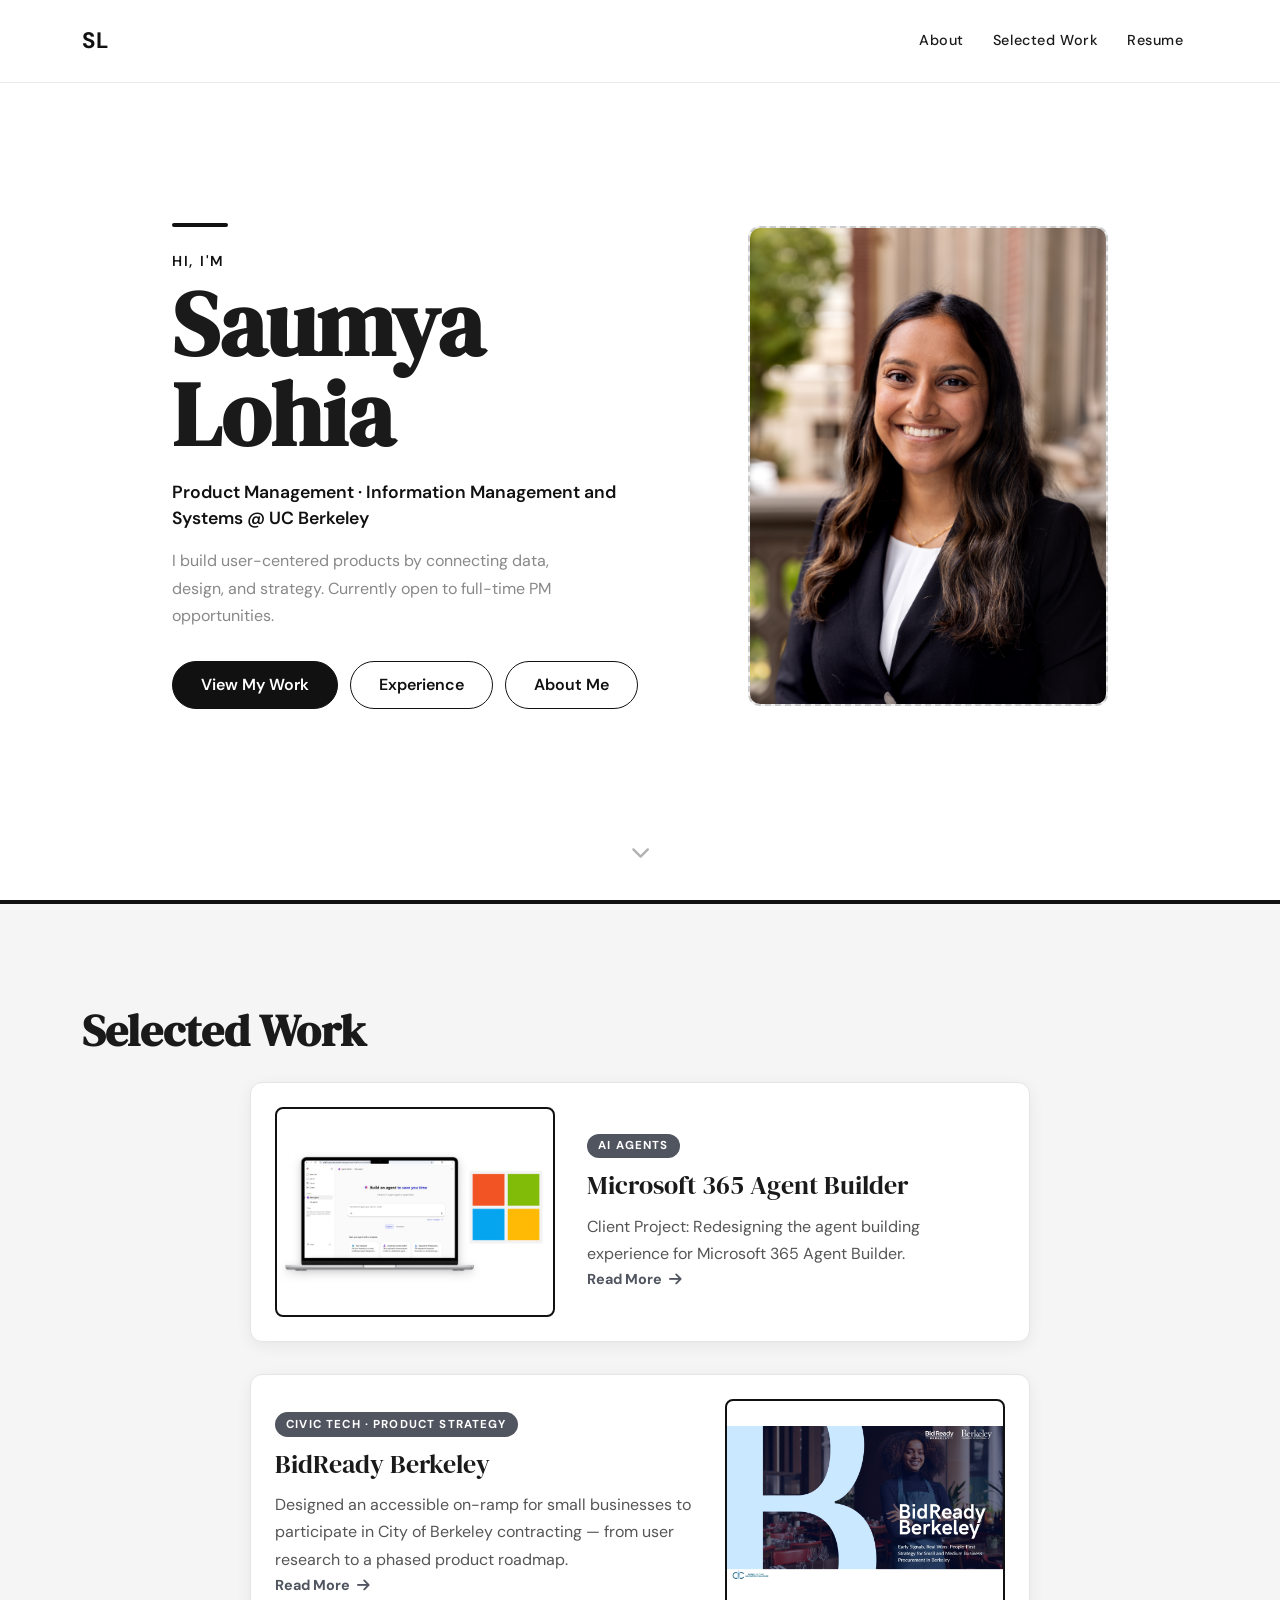
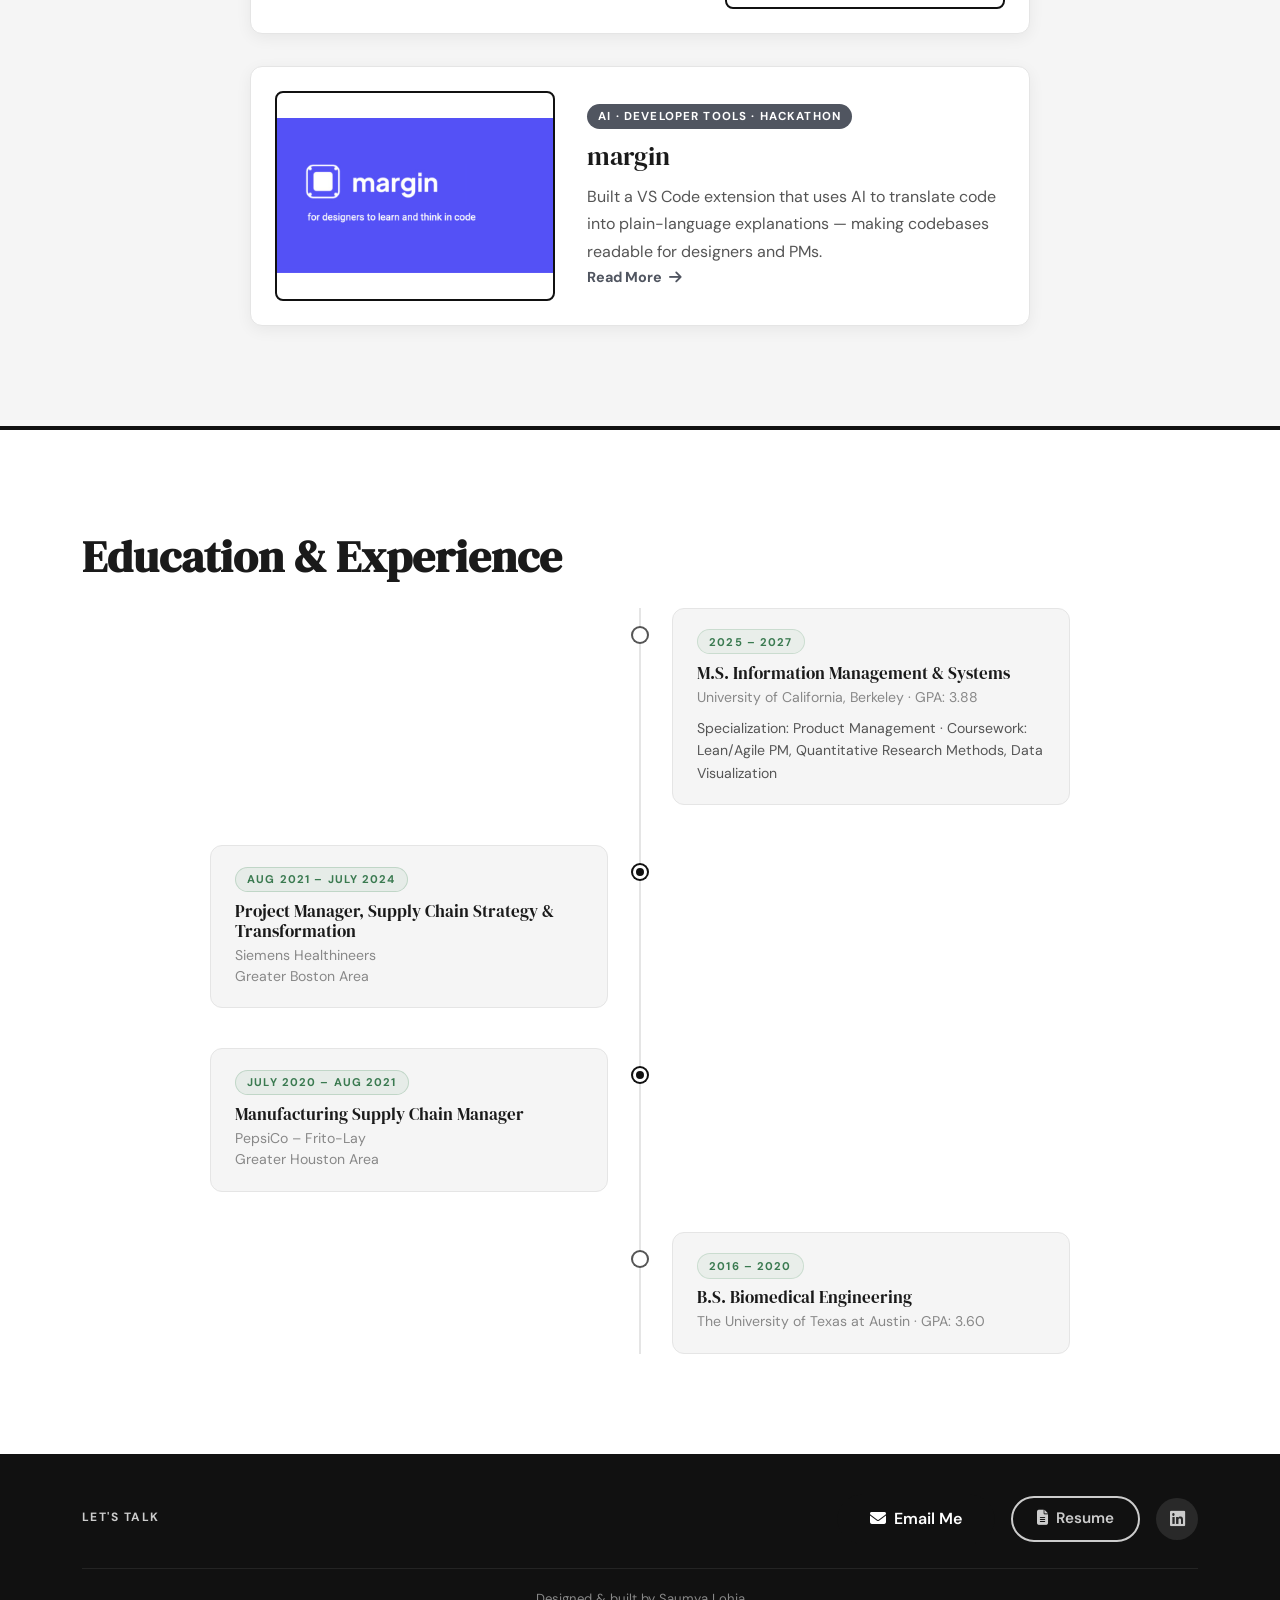
<file: index.html>
<!DOCTYPE html>
<html lang="en">
<head>
  <meta charset="UTF-8" />
  <meta name="viewport" content="width=device-width, initial-scale=1.0" />
  <title>Saumya Lohia — Product Manager</title>
  <link rel="stylesheet" href="https://cdn.jsdelivr.net/npm/bootstrap@5.3.0/dist/css/bootstrap.min.css" />
  <link rel="stylesheet" href="https://cdnjs.cloudflare.com/ajax/libs/font-awesome/6.4.0/css/all.min.css" />
  <link rel="stylesheet" href="portfolio.css" />
</head>
<body>

  <!-- ─── Navigation ─────────────────────────────────────────── -->
  <nav class="navbar navbar-expand-lg fixed-top" id="mainNav">
    <div class="container">
      <a class="navbar-brand fw-bold" href="#hero">SL</a>
      <button class="navbar-toggler" type="button" data-bs-toggle="collapse" data-bs-target="#navMenu">
        <span class="navbar-toggler-icon"></span>
      </button>
      <div class="collapse navbar-collapse" id="navMenu">
        <ul class="navbar-nav ms-auto">
          <li class="nav-item"><a class="nav-link" href="about.html">About</a></li>
          <li class="nav-item"><a class="nav-link" href="#case-studies">Selected Work</a></li>
          <li class="nav-item"><a class="nav-link" href="https://drive.google.com/file/d/1GzHEar2Y93HeWIgP-y9a-6OvQQUbMp_D/view?usp=drive_link" target="_blank" rel="noopener">Resume</a></li>
        </ul>
      </div>
    </div>
  </nav>

  <!-- ─── Hero ───────────────────────────────────────────────── -->
  <section id="hero" class="hero-a">
    <div class="container hero-a-inner">
      <div class="hero-a-text">
        <div class="hero-a-accent-line"></div>
        <p class="hero-eyebrow">Hi, I'm</p>
        <h1 class="hero-a-name">Saumya<br>Lohia</h1>
        <p class="hero-a-subtitle">Product Management · Information Management and Systems @ UC Berkeley</p>
        <p class="hero-a-desc">I build user-centered products by connecting data, design, and strategy. Currently open to full-time PM opportunities.</p>
        <div class="hero-cta">
          <a href="#case-studies" class="btn btn-primary">View My Work</a>
          <a href="#experience" class="btn btn-outline-primary">Experience</a>
          <a href="about.html" class="btn btn-outline-primary">About Me</a>
        </div>
      </div>
      <div class="hero-a-photo">
        <img src="headshot.jpg" alt="Saumya Lohia" class="hero-a-photo-placeholder" style="object-fit: cover;" />
    </div>
    <div class="hero-scroll-hint"><a href="#case-studies"><i class="fas fa-chevron-down"></i></a></div>
  </section>

  <!-- ─── Case Studies ───────────────────────────────────────── -->
  <section id="case-studies" class="section-mid">
    <div class="container">
      <h2 class="section-title">Selected Work</h2>
      <div class="cs-stack mt-4">

        <div class="cs-stack-item">
          <div class="cs-stack-photo">
            <img src="ms.jpg" alt="ms agent builder screen" class="cs-stack-photo-placeholder" />
          </div>
          <div class="cs-stack-text">
            <div class="case-tag">AI Agents</div>
            <h3 class="cs-stack-title">Microsoft 365 Agent Builder</h3>
            <p>Client Project: Redesigning the agent building experience for Microsoft 365 Agent Builder.</p>
            <a href="case-study-3.html" class="case-link">Read More <i class="fas fa-arrow-right ms-1"></i></a>
          </div>
        </div>

        <div class="cs-stack-item cs-stack-item-reverse">
          <div class="cs-stack-photo">
            <img src="BidReady Header.jpg" alt="BidReady Berkeley" class="cs-stack-photo-placeholder" />
          </div>
          <div class="cs-stack-text">
            <div class="case-tag">Civic Tech · Product Strategy</div>
            <h3 class="cs-stack-title">BidReady Berkeley</h3>
            <p>Designed an accessible on-ramp for small businesses to participate in City of Berkeley contracting — from user research to a phased product roadmap.</p>
            <a href="case-study-1.html" class="case-link">Read More <i class="fas fa-arrow-right ms-1"></i></a>
          </div>
        </div>

        <div class="cs-stack-item">
          <div class="cs-stack-photo">
            <img src="margin-logo.jpg" alt="margin logo" class="cs-stack-photo-placeholder" />
          </div>
          <div class="cs-stack-text">
            <div class="case-tag">AI · Developer Tools · Hackathon</div>
            <h3 class="cs-stack-title">margin</h3>
            <p>Built a VS Code extension that uses AI to translate code into plain-language explanations — making codebases readable for designers and PMs.</p>
            <a href="case-study-2.html" class="case-link">Read More <i class="fas fa-arrow-right ms-1"></i></a>
          </div>
        </div>

      </div>
    </div>
  </section>

  <!-- ─── Experience Timeline ────────────────────────────────── -->
  <section id="experience" class="section-timeline">
    <div class="container">
      <h2 class="section-title">Education &amp; Experience</h2>
      <div class="timeline mt-4">

        <!-- UC Berkeley (education → right) -->
        <div class="timeline-row tl-edu">
          <div class="tl-left"></div>
          <div class="tl-right">
            <div class="timeline-card">
              <div class="timeline-tag timeline-tag-edu">2025 – 2027</div>
              <h4 class="timeline-role">M.S. Information Management &amp; Systems</h4>
              <p class="timeline-org">University of California, Berkeley · GPA: 3.88</p>
              <p class="timeline-detail">Specialization: Product Management · Coursework: Lean/Agile PM, Quantitative Research Methods, Data Visualization</p>
            </div>
          </div>
        </div>

        <!-- Siemens (work → left) -->
        <div class="timeline-row">
          <div class="tl-left">
            <div class="timeline-card">
              <div class="timeline-tag">Aug 2021 – July 2024</div>
              <h4 class="timeline-role">Project Manager, Supply Chain Strategy &amp; Transformation</h4>
              <p class="timeline-org">Siemens Healthineers</p>
              <p class="timeline-org">Greater Boston Area</p>
            </div>
          </div>
          <div class="tl-right"></div>
        </div>

        <!-- PepsiCo (work → left) -->
        <div class="timeline-row">
          <div class="tl-left">
            <div class="timeline-card">
              <div class="timeline-tag">July 2020 – Aug 2021</div>
              <h4 class="timeline-role">Manufacturing Supply Chain Manager</h4>
              <p class="timeline-org">PepsiCo – Frito-Lay</p>
              <p class="timeline-org">Greater Houston Area</p>
            </div>
          </div>
          <div class="tl-right"></div>
        </div>

        <!-- UT Austin (education → right) -->
        <div class="timeline-row tl-edu">
          <div class="tl-left"></div>
          <div class="tl-right">
            <div class="timeline-card">
              <div class="timeline-tag timeline-tag-edu">2016 – 2020</div>
              <h4 class="timeline-role">B.S. Biomedical Engineering</h4>
              <p class="timeline-org">The University of Texas at Austin · GPA: 3.60</p>
            </div>
          </div>
        </div>

      </div>
    </div>
  </section>

  <!-- ─── Footer / Contact ───────────────────────────────────── -->
  <footer id="contact">
    <div class="container">
      <div class="contact-slim-inner">
        <div>
          <p class="contact-slim-label">Let's Talk</p>
        </div>
        <div class="contact-slim-actions">
          <a href="mailto:saumya.lohia@berkeley.edu" class="btn btn-primary">
            <i class="fas fa-envelope me-2"></i>Email Me
          </a>
          <a href="https://drive.google.com/file/d/1GzHEar2Y93HeWIgP-y9a-6OvQQUbMp_D/view?usp=drive_link" target="_blank" rel="noopener" class="btn btn-outline-accent">
            <i class="fas fa-file-alt me-2"></i>Resume
          </a>
          <a href="https://www.linkedin.com/in/saumyalohia/" target="_blank" rel="noopener" class="contact-icon" title="LinkedIn"><i class="fab fa-linkedin"></i></a>
          
        </div>
      </div>
      <p class="footer-credit">Designed &amp; built by Saumya Lohia</p>
    </div>
  </footer>

  <script src="https://cdn.jsdelivr.net/npm/bootstrap@5.3.0/dist/js/bootstrap.bundle.min.js"></script>
  <script>
    // Shrink navbar on scroll
    window.addEventListener('scroll', () => {
      document.getElementById('mainNav').classList.toggle('scrolled', window.scrollY > 60);
    });

    // Smooth active nav highlighting
    const sections = document.querySelectorAll('section[id]');
    const navLinks = document.querySelectorAll('.nav-link');
    window.addEventListener('scroll', () => {
      let current = '';
      sections.forEach(s => {
        if (window.scrollY >= s.offsetTop - 80) current = s.id;
      });
      navLinks.forEach(a => {
        a.classList.toggle('active', a.getAttribute('href') === '#' + current);
      });
    });
  </script>
</body>
</html>
</file>
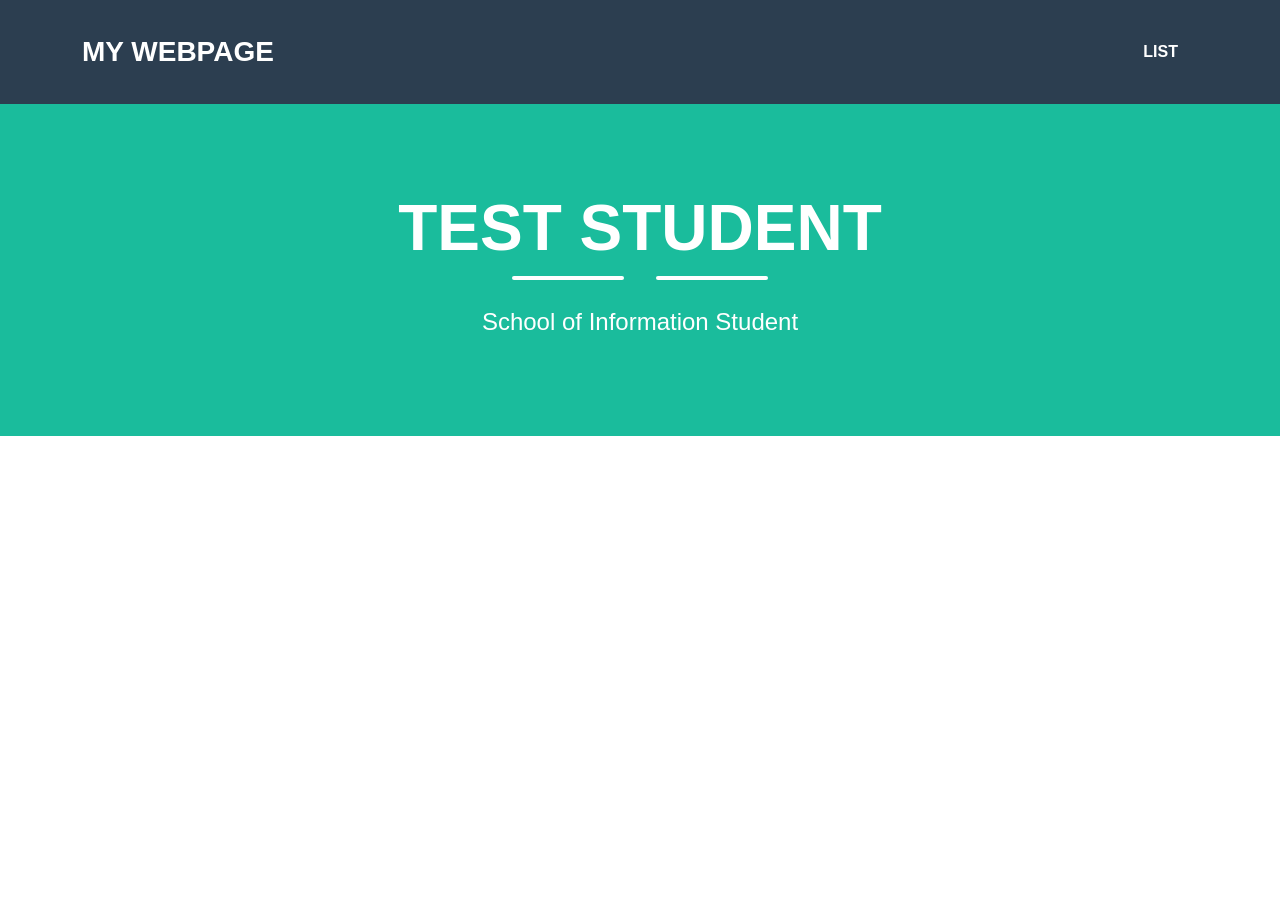
<file: WebsiteAssignmentFiles/index.html>
<!DOCTYPE HTML>  
<html>  
    <header>
        <link rel="stylesheet" href="style.css">
        <link rel="stylesheet" href="table_style.css">
        <title>My Webpage Title</title>
    </header>
    <body>  
        <!---Navigation--->
        <!--This section of code defines the navigation bar at the top of the page.  The classes used here are defined in the style.css file.-->
        <nav class="navbar navbar-expand-lg bg-secondary text-uppercase fixed-top" id="mainNav">
            <div class="container">
                <!--This code defines the "My Webpage" link in the top left corner of the navigation pane-->
                <a class="navbar-brand" href="./index.html">My Webpage</a>
                <!--This code defines the "List" link in the top right corner of the navigation pane-->
                <ul class="navbar-nav ms-auto">
                    <li class="nav-item mx-0 mx-lg-1"><a class="nav-link py-3 px-0 px-lg-3 rounded" href="./list.html">List</a></li>
                </ul>
            </div>
        </nav>
        <!--This section defines the middle section of the webpage-->
        <header class="masthead bg-primary text-white text-center">
            <div class="container d-flex align-items-center flex-column">
                
                <!-- This code is for the student name-->
                <h1 class="masthead-heading text-uppercase mb-0">Test Student</h1>
                <!--This code creates the two lines separating the student name from the subtitle-->
                <div class="divider-custom divider-light">
                    <div class="divider-custom-line"></div>
                    <div class="divider-custom-line"></div>
                </div>
                <!--This code creates the subheading underneath the line dividers-->
                <p class="masthead-subheading font-weight-light mb-0">School of Information Student</p>
            </div>
        </header>
        <section class="text-center">

            <div class="col-md-6 col-lg-4 mb-5">
                <!-- put your bio paragraph here; remember to use the correct html tags -->
                
            </div>
        </section>
    </body>

</html>
</file>
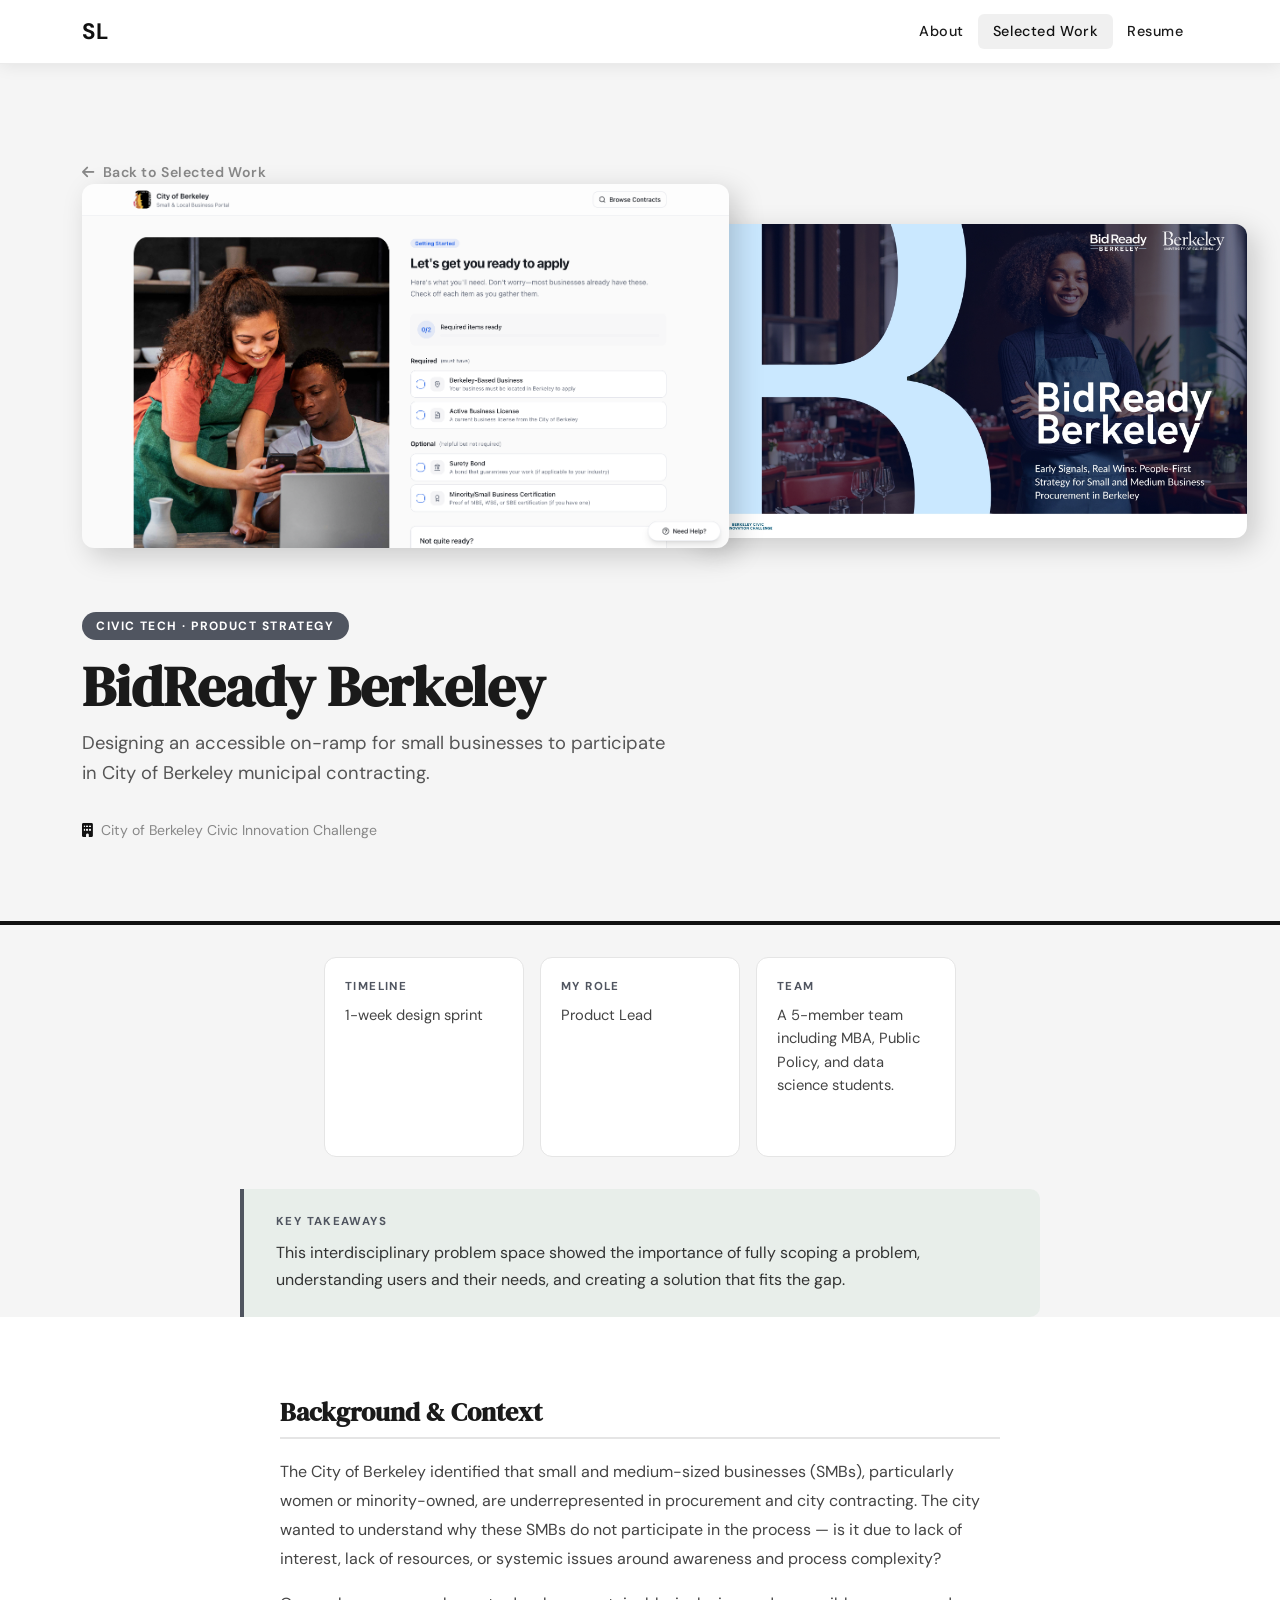
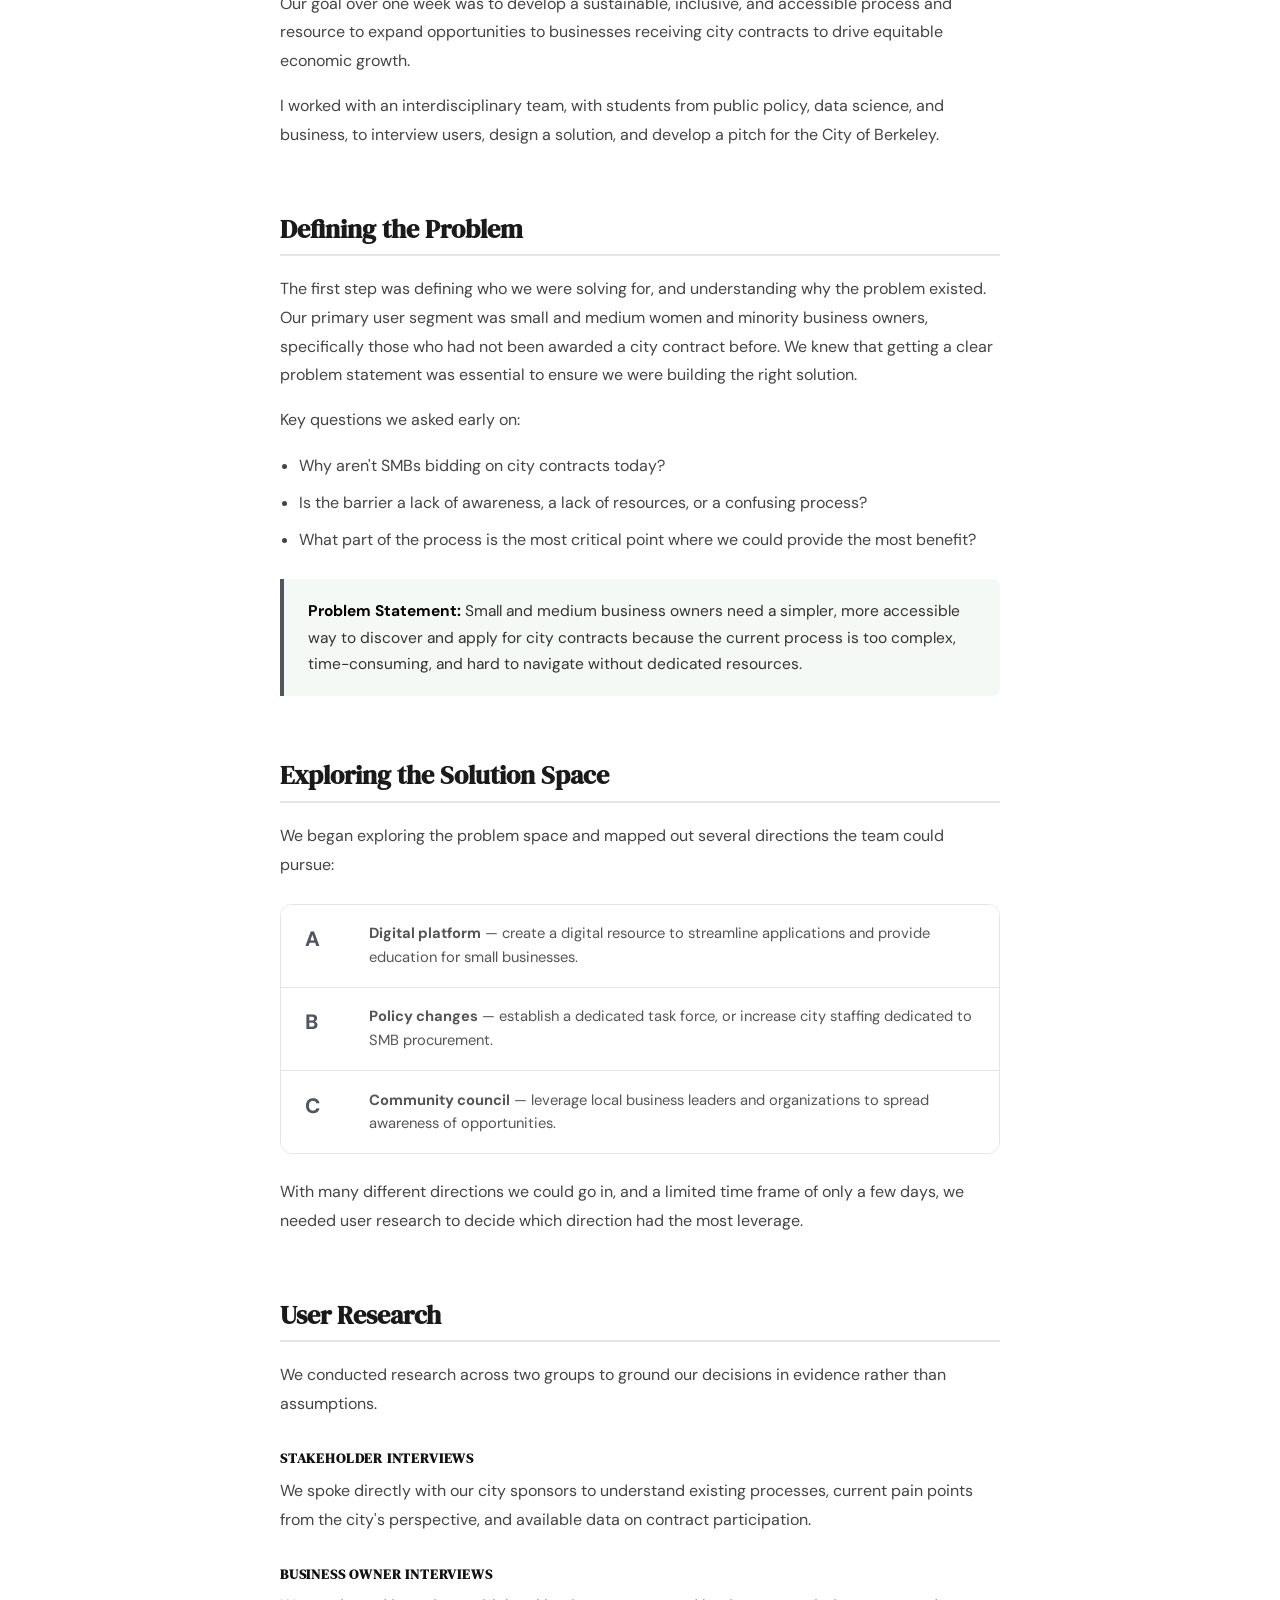
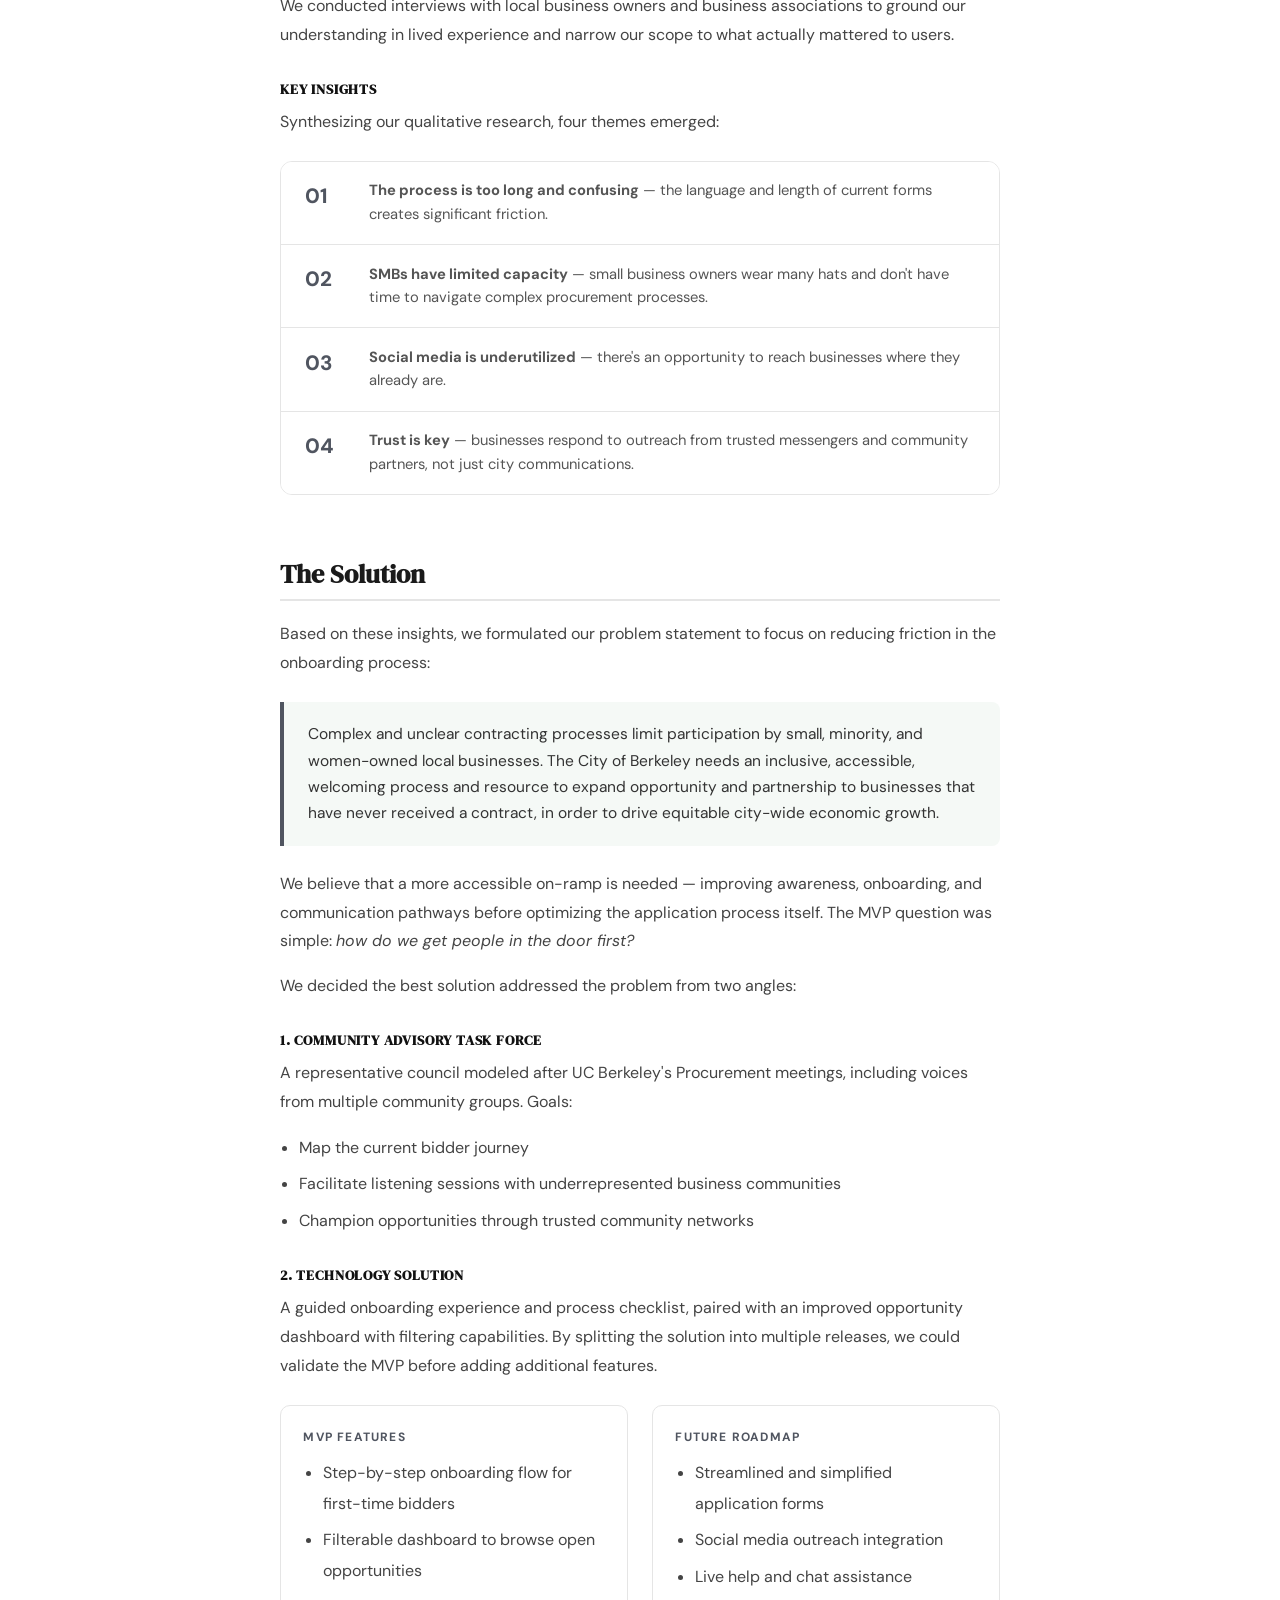
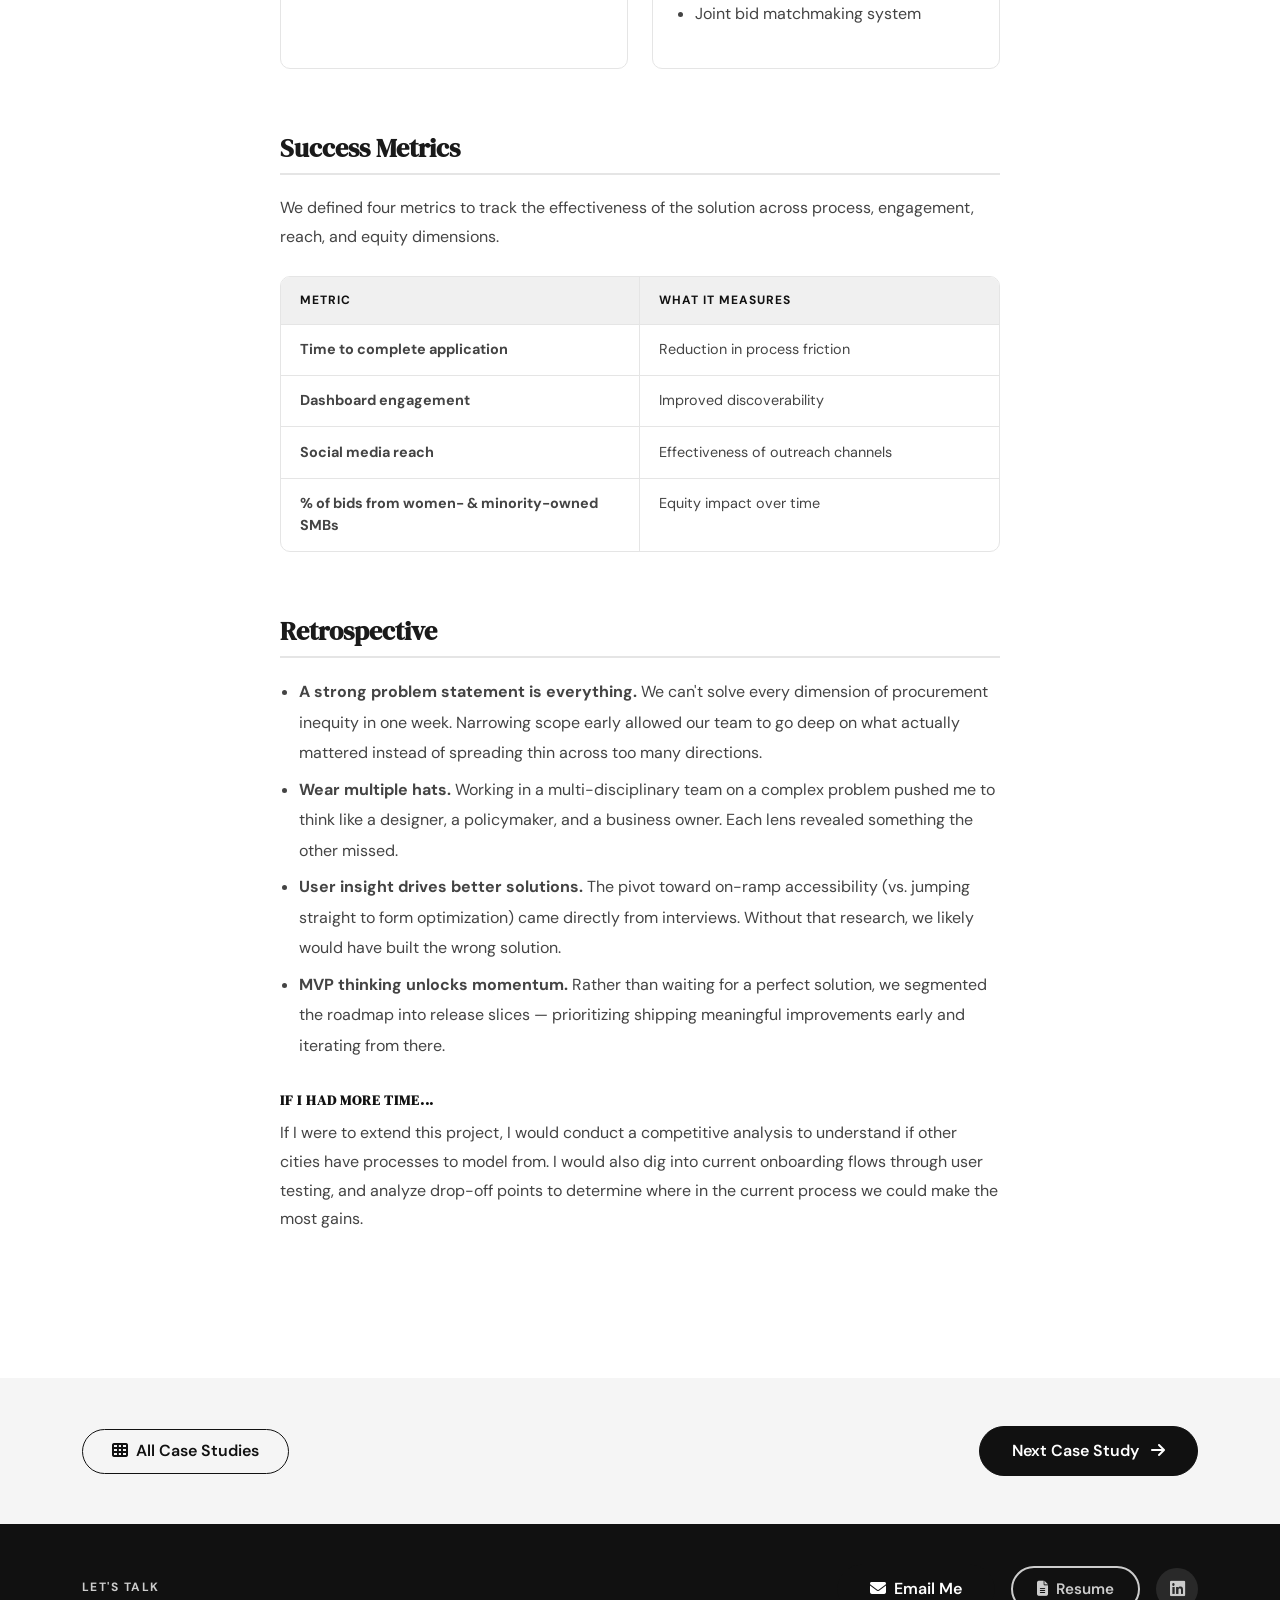
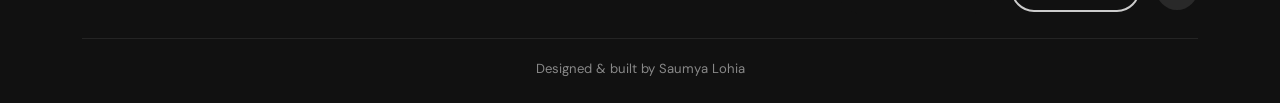
<file: case-study-1.html>
<!DOCTYPE html>
<html lang="en">
<head>
  <meta charset="UTF-8" />
  <meta name="viewport" content="width=device-width, initial-scale=1.0" />
  <title>BidReady Berkeley — Saumya Lohia</title>
  <link rel="stylesheet" href="https://cdn.jsdelivr.net/npm/bootstrap@5.3.0/dist/css/bootstrap.min.css" />
  <link rel="stylesheet" href="https://cdnjs.cloudflare.com/ajax/libs/font-awesome/6.4.0/css/all.min.css" />
  <link rel="stylesheet" href="portfolio.css" />
  <link rel="stylesheet" href="case-study.css" />
</head>
<body>

  <!-- ─── Navigation ─────────────────────────────────────────── -->
  <nav class="navbar navbar-expand-lg fixed-top scrolled" id="mainNav">
    <div class="container">
      <a class="navbar-brand fw-bold" href="/">SL</a>
      <div class="collapse navbar-collapse">
        <ul class="navbar-nav ms-auto">
          <li class="nav-item"><a class="nav-link" href="/about">About</a></li>
          <li class="nav-item"><a class="nav-link active" href="/#case-studies">Selected Work</a></li>
          <li class="nav-item"><a class="nav-link" href="https://drive.google.com/file/d/1GzHEar2Y93HeWIgP-y9a-6OvQQUbMp_D/view?usp=drive_link" target="_blank" rel="noopener">Resume</a></li>
        </ul>
      </div>
    </div>
  </nav>

  <!-- ─── Case Study Hero ────────────────────────────────────── -->
  <section class="cs-hero">
    <div class="container">
      <a href="/#case-studies" class="cs-back">
        <i class="fas fa-arrow-left me-2"></i>Back to Selected Work
      </a>
      <div class="cs-hero-photos cs-hero-photos-2">
        <img src="BidReady-2.png" alt="BidReady Berkeley" class="cs-hero-photo-placeholder" />
        <img src="BidReady Header.jpg" alt="BidReady Berkeley" class="cs-hero-photo-placeholder" />
      </div>
      <div class="cs-tag mt-4">Civic Tech · Product Strategy</div>
      <h1 class="cs-title">BidReady Berkeley</h1>
      <p class="cs-subtitle">Designing an accessible on-ramp for small businesses to participate in City of Berkeley municipal contracting.</p>
      <div class="cs-meta">
        <span><i class="fas fa-building me-2"></i>City of Berkeley Civic Innovation Challenge</span>
      </div>
    </div>
  </section>

  <!-- ─── Overview Cards ─────────────────────────────────────── -->
  <section class="cs-overview section-light">
    <div class="container">
      <div class="row g-3 justify-content-center">
        <div class="col-auto">
          <div class="overview-card">
            <div class="overview-label">Timeline</div>
            <p>1-week design sprint</p>
          </div>
        </div>
        <div class="col-auto">
          <div class="overview-card">
            <div class="overview-label">My Role</div>
            <p>Product Lead</p>
          </div>
        </div>
        <div class="col-auto">
          <div class="overview-card">
            <div class="overview-label">Team</div>
            <p>A 5-member team including MBA, Public Policy, and data science students.</p>
          </div>
        </div>
      </div>
      <div class="cs-key-takeaways">
        <div class="cs-key-takeaways-label">Key Takeaways</div>
        <p>This interdisciplinary problem space showed the importance of fully scoping a problem, understanding users and their needs, and creating a solution that fits the gap.</p>
      </div>
    </div>
  </section>

  <!-- ─── Body ───────────────────────────────────────────────── -->
  <article class="cs-body">
    <div class="container">
      <div class="cs-content">

        <!-- Context -->
        <section class="cs-section">
          <h2>Background &amp; Context</h2>
          <p>The City of Berkeley identified that small and medium-sized businesses (SMBs), particularly women or minority-owned, are underrepresented in procurement and city contracting. The city wanted to understand why these SMBs do not participate in the process — is it due to lack of interest, lack of resources, or systemic issues around awareness and process complexity?</p>
          <p>Our goal over one week was to develop a sustainable, inclusive, and accessible process and resource to expand opportunities to businesses receiving city contracts to drive equitable economic growth.</p>
          <p>I worked with an interdisciplinary team, with students from public policy, data science, and business, to interview users, design a solution, and develop a pitch for the City of Berkeley.</p>
        </section>

        <!-- Problem -->
        <section class="cs-section">
          <h2>Defining the Problem</h2>
          <p>The first step was defining who we were solving for, and understanding why the problem existed. Our primary user segment was small and medium women and minority business owners, specifically those who had not been awarded a city contract before. We knew that getting a clear problem statement was essential to ensure we were building the right solution.</p>
          <p>Key questions we asked early on:</p>
          <ul class="cs-learnings">
            <li>Why aren't SMBs bidding on city contracts today?</li>
            <li>Is the barrier a lack of awareness, a lack of resources, or a confusing process?</li>
            <li>What part of the process is the most critical point where we could provide the most benefit?</li>
          </ul>
          <div class="cs-callout">
            <strong>Problem Statement:</strong> Small and medium business owners need a simpler, more accessible way to discover and apply for city contracts because the current process is too complex, time-consuming, and hard to navigate without dedicated resources.
          </div>
        </section>

        <!-- Solution Space -->
        <section class="cs-section">
          <h2>Exploring the Solution Space</h2>
          <p>We began exploring the problem space and mapped out several directions the team could pursue:</p>
          <div class="cs-insight-grid">
            <div class="cs-insight">
              <div class="cs-insight-number">A</div>
              <p><strong>Digital platform</strong> — create a digital resource to streamline applications and provide education for small businesses.</p>
            </div>
            <div class="cs-insight">
              <div class="cs-insight-number">B</div>
              <p><strong>Policy changes</strong> — establish a dedicated task force, or increase city staffing dedicated to SMB procurement.</p>
            </div>
            <div class="cs-insight">
              <div class="cs-insight-number">C</div>
              <p><strong>Community council</strong> — leverage local business leaders and organizations to spread awareness of opportunities.</p>
            </div>
          </div>
          <p>With many different directions we could go in, and a limited time frame of only a few days, we needed user research to decide which direction had the most leverage.</p>
        </section>

        <!-- Research -->
        <section class="cs-section">
          <h2>User Research</h2>
          <p>We conducted research across two groups to ground our decisions in evidence rather than assumptions.</p>

          <h5 class="cs-subheading">Stakeholder Interviews</h5>
          <p>We spoke directly with our city sponsors to understand existing processes, current pain points from the city's perspective, and available data on contract participation.</p>

          <h5 class="cs-subheading">Business Owner Interviews</h5>
          <p>We conducted interviews with local business owners and business associations to ground our understanding in lived experience and narrow our scope to what actually mattered to users.</p>

          <h5 class="cs-subheading">Key Insights</h5>
          <p>Synthesizing our qualitative research, four themes emerged:</p>
          <div class="cs-insight-grid">
            <div class="cs-insight">
              <div class="cs-insight-number">01</div>
              <p><strong>The process is too long and confusing</strong> — the language and length of current forms creates significant friction.</p>
            </div>
            <div class="cs-insight">
              <div class="cs-insight-number">02</div>
              <p><strong>SMBs have limited capacity</strong> — small business owners wear many hats and don't have time to navigate complex procurement processes.</p>
            </div>
            <div class="cs-insight">
              <div class="cs-insight-number">03</div>
              <p><strong>Social media is underutilized</strong> — there's an opportunity to reach businesses where they already are.</p>
            </div>
            <div class="cs-insight">
              <div class="cs-insight-number">04</div>
              <p><strong>Trust is key</strong> — businesses respond to outreach from trusted messengers and community partners, not just city communications.</p>
            </div>
          </div>
        </section>

        <!-- Solution -->
        <section class="cs-section">
          <h2>The Solution</h2>
          <p>Based on these insights, we formulated our problem statement to focus on reducing friction in the onboarding process:</p>
          <div class="cs-callout">
            Complex and unclear contracting processes limit participation by small, minority, and women-owned local businesses. The City of Berkeley needs an inclusive, accessible, welcoming process and resource to expand opportunity and partnership to businesses that have never received a contract, in order to drive equitable city-wide economic growth.
          </div>
          <p>We believe that a more accessible on-ramp is needed — improving awareness, onboarding, and communication pathways before optimizing the application process itself. The MVP question was simple: <em>how do we get people in the door first?</em></p>
          <p>We decided the best solution addressed the problem from two angles:</p>

          <h5 class="cs-subheading">1. Community Advisory Task Force</h5>
          <p>A representative council modeled after UC Berkeley's Procurement meetings, including voices from multiple community groups. Goals:</p>
          <ul class="cs-learnings">
            <li>Map the current bidder journey</li>
            <li>Facilitate listening sessions with underrepresented business communities</li>
            <li>Champion opportunities through trusted community networks</li>
          </ul>

          <h5 class="cs-subheading">2. Technology Solution</h5>
          <p>A guided onboarding experience and process checklist, paired with an improved opportunity dashboard with filtering capabilities. By splitting the solution into multiple releases, we could validate the MVP before adding additional features.</p>

          <div class="cs-two-col">
            <div class="cs-two-col-item">
              <div class="cs-two-col-label">MVP Features</div>
              <ul class="cs-learnings">
                <li>Step-by-step onboarding flow for first-time bidders</li>
                <li>Filterable dashboard to browse open opportunities</li>
              </ul>
            </div>
            <div class="cs-two-col-item">
              <div class="cs-two-col-label">Future Roadmap</div>
              <ul class="cs-learnings">
                <li>Streamlined and simplified application forms</li>
                <li>Social media outreach integration</li>
                <li>Live help and chat assistance</li>
                <li>Joint bid matchmaking system</li>
              </ul>
            </div>
          </div>
        </section>

        <!-- Metrics -->
        <section class="cs-section">
          <h2>Success Metrics</h2>
          <p>We defined four metrics to track the effectiveness of the solution across process, engagement, reach, and equity dimensions.</p>
          <div class="cs-metrics-table">
            <div class="cs-metrics-row-item">
              <div class="cs-metrics-col label">Metric</div>
              <div class="cs-metrics-col label">What It Measures</div>
            </div>
            <div class="cs-metrics-row-item">
              <div class="cs-metrics-col"><strong>Time to complete application</strong></div>
              <div class="cs-metrics-col">Reduction in process friction</div>
            </div>
            <div class="cs-metrics-row-item">
              <div class="cs-metrics-col"><strong>Dashboard engagement</strong></div>
              <div class="cs-metrics-col">Improved discoverability</div>
            </div>
            <div class="cs-metrics-row-item">
              <div class="cs-metrics-col"><strong>Social media reach</strong></div>
              <div class="cs-metrics-col">Effectiveness of outreach channels</div>
            </div>
            <div class="cs-metrics-row-item">
              <div class="cs-metrics-col"><strong>% of bids from women- &amp; minority-owned SMBs</strong></div>
              <div class="cs-metrics-col">Equity impact over time</div>
            </div>
          </div>
        </section>

        <!-- Retrospective -->
        <section class="cs-section">
          <h2>Retrospective</h2>
          <ul class="cs-learnings">
            <li><strong>A strong problem statement is everything.</strong> We can't solve every dimension of procurement inequity in one week. Narrowing scope early allowed our team to go deep on what actually mattered instead of spreading thin across too many directions.</li>
            <li><strong>Wear multiple hats.</strong> Working in a multi-disciplinary team on a complex problem pushed me to think like a designer, a policymaker, and a business owner. Each lens revealed something the other missed.</li>
            <li><strong>User insight drives better solutions.</strong> The pivot toward on-ramp accessibility (vs. jumping straight to form optimization) came directly from interviews. Without that research, we likely would have built the wrong solution.</li>
            <li><strong>MVP thinking unlocks momentum.</strong> Rather than waiting for a perfect solution, we segmented the roadmap into release slices — prioritizing shipping meaningful improvements early and iterating from there.</li>
          </ul>

          <h5 class="cs-subheading">If I had more time...</h5>
          <p>If I were to extend this project, I would conduct a competitive analysis to understand if other cities have processes to model from. I would also dig into current onboarding flows through user testing, and analyze drop-off points to determine where in the current process we could make the most gains.</p>
        </section>

      </div>
    </div>
  </article>

  <!-- ─── Next / Prev ─────────────────────────────────────────── -->
  <section class="cs-nav-footer section-light">
    <div class="container">
      <div class="d-flex justify-content-between align-items-center flex-wrap gap-3">
        <a href="/#case-studies" class="btn btn-outline-primary">
          <i class="fas fa-th me-2"></i>All Case Studies
        </a>
        <a href="/case-study-2" class="btn btn-primary">
          Next Case Study <i class="fas fa-arrow-right ms-2"></i>
        </a>
      </div>
    </div>
  </section>

  <footer id="contact">
    <div class="container">
      <div class="contact-slim-inner">
        <div>
          <p class="contact-slim-label">Let's Talk</p>
        </div>
        <div class="contact-slim-actions">
          <a href="mailto:saumya.lohia@berkeley.edu" class="btn btn-primary">
            <i class="fas fa-envelope me-2"></i>Email Me
          </a>
          <a href="https://drive.google.com/file/d/1GzHEar2Y93HeWIgP-y9a-6OvQQUbMp_D/view?usp=drive_link" target="_blank" rel="noopener" class="btn btn-outline-accent">
            <i class="fas fa-file-alt me-2"></i>Resume
          </a>
          <a href="https://www.linkedin.com/in/saumyalohia/" target="_blank" rel="noopener" class="contact-icon" title="LinkedIn"><i class="fab fa-linkedin"></i></a>
          
        </div>
      </div>
      <p class="footer-credit">Designed &amp; built by Saumya Lohia</p>
    </div>
  </footer>

  <script src="https://cdn.jsdelivr.net/npm/bootstrap@5.3.0/dist/js/bootstrap.bundle.min.js"></script>
</body>
</html>
</file>
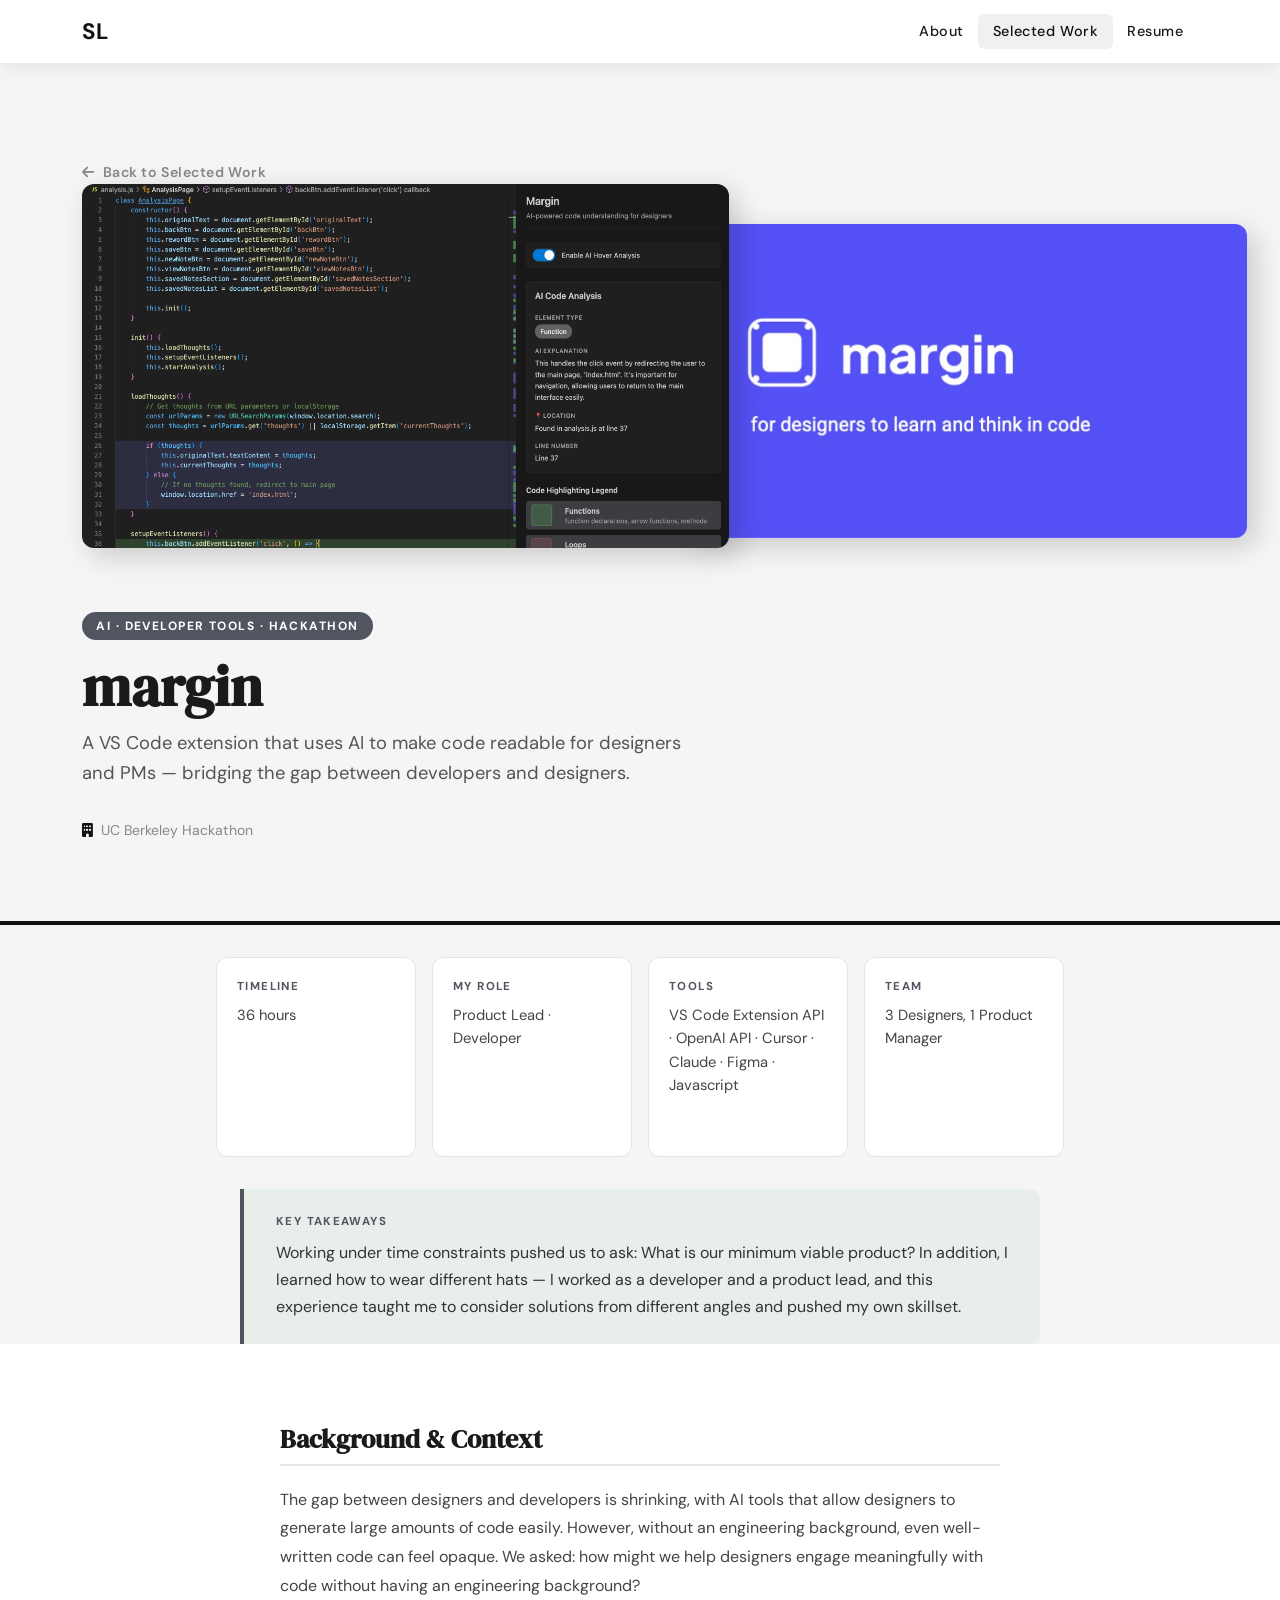
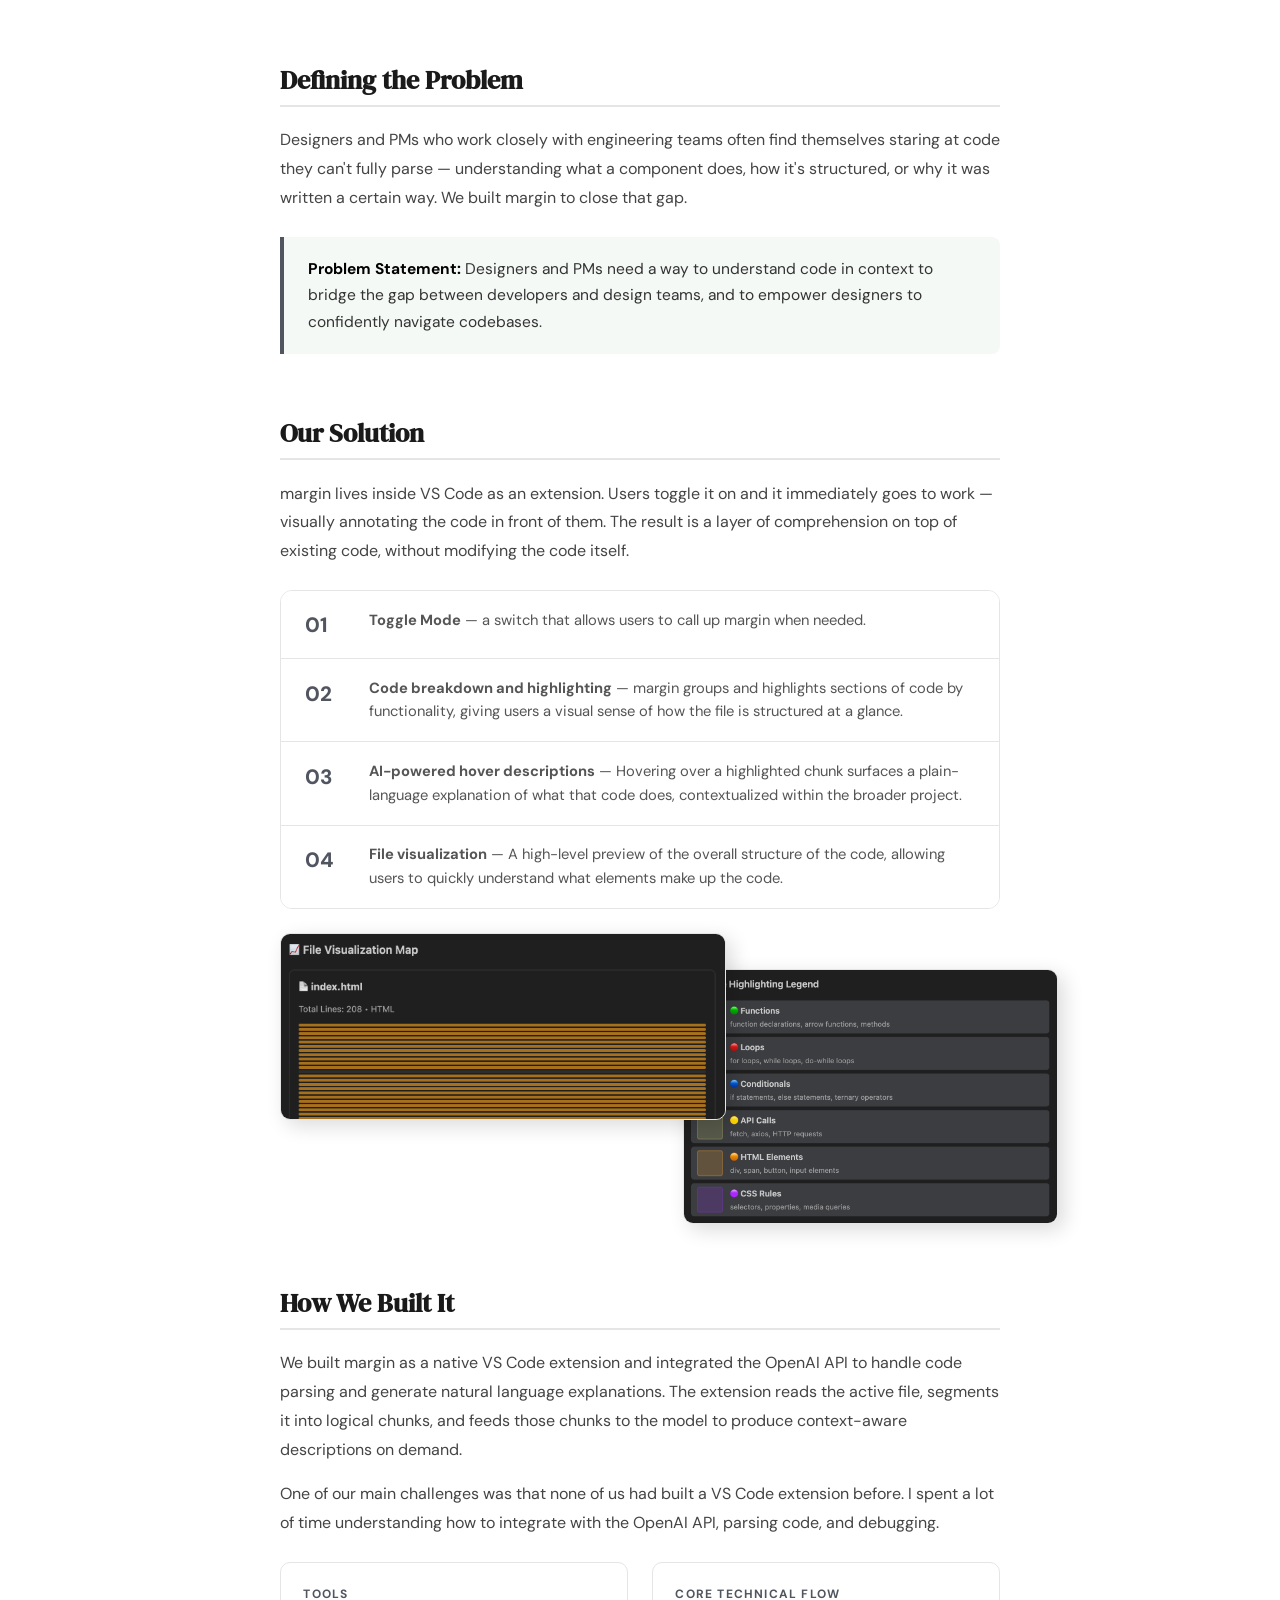
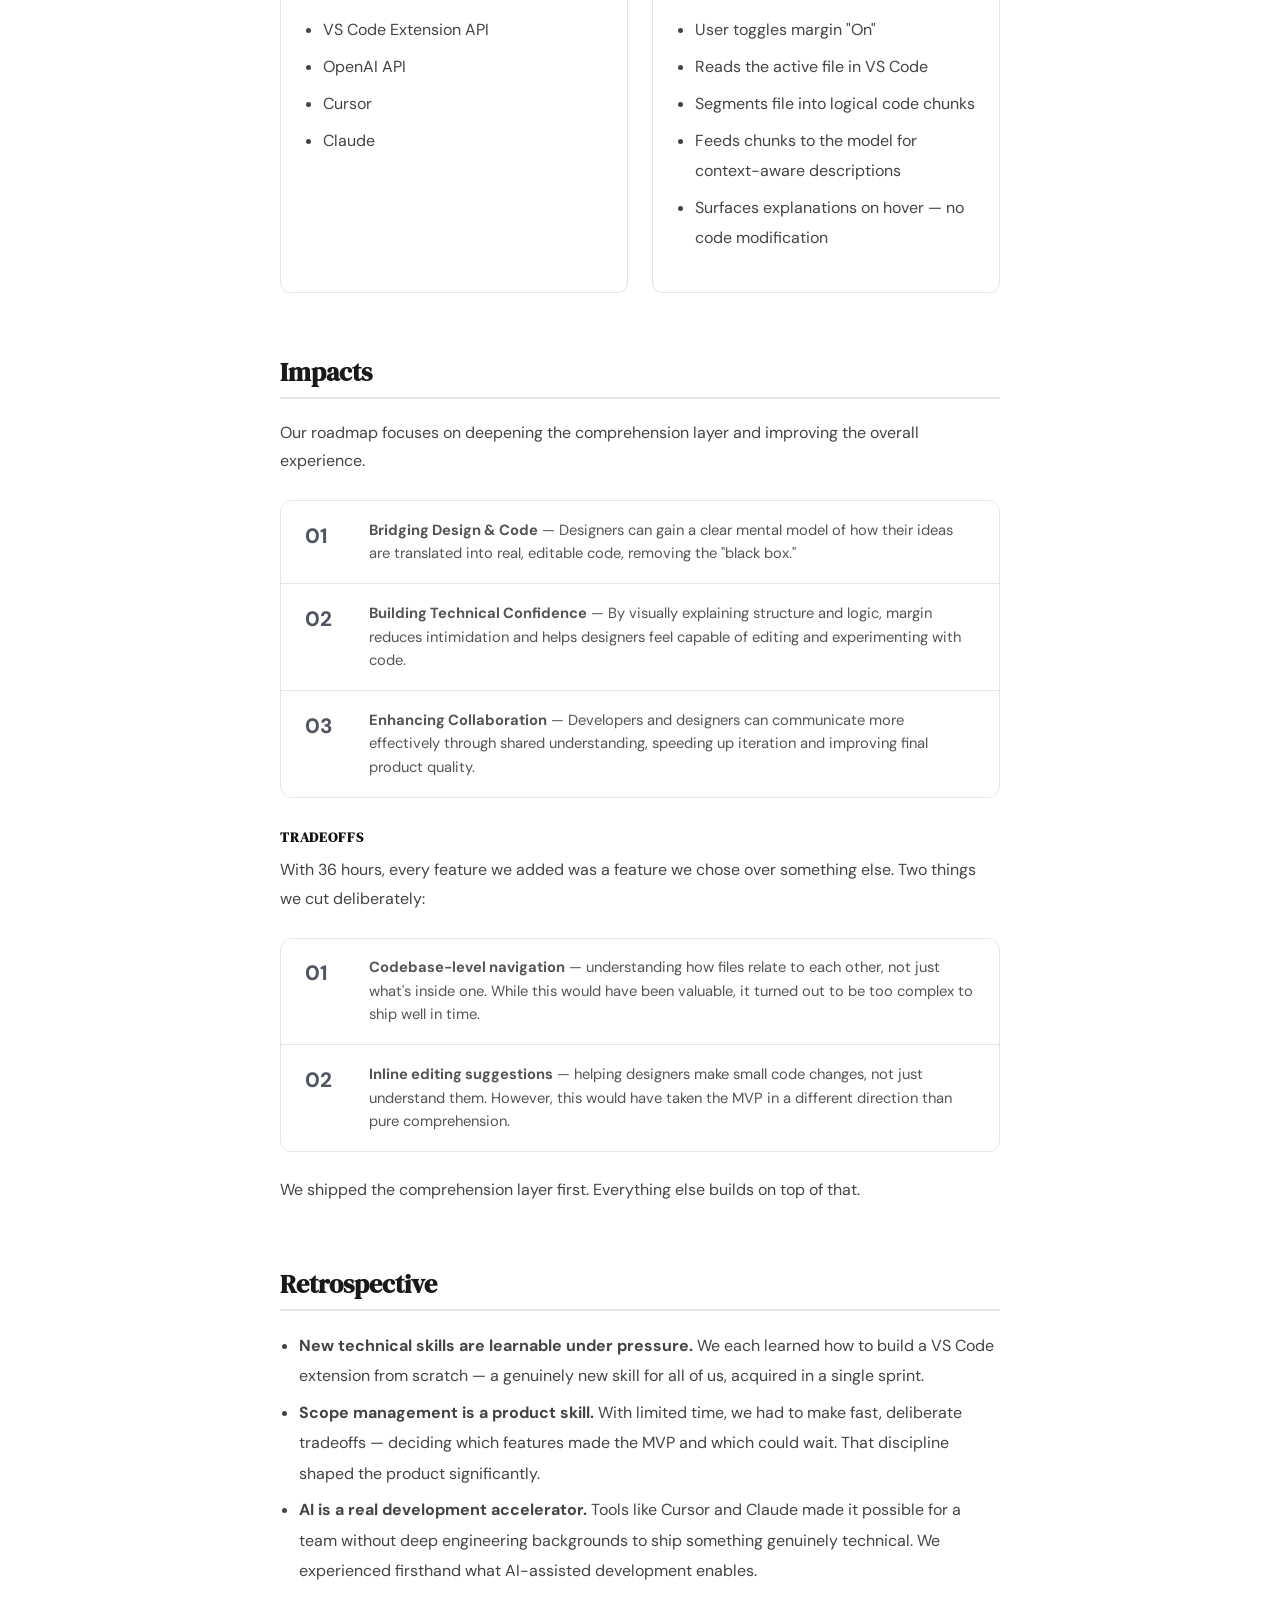
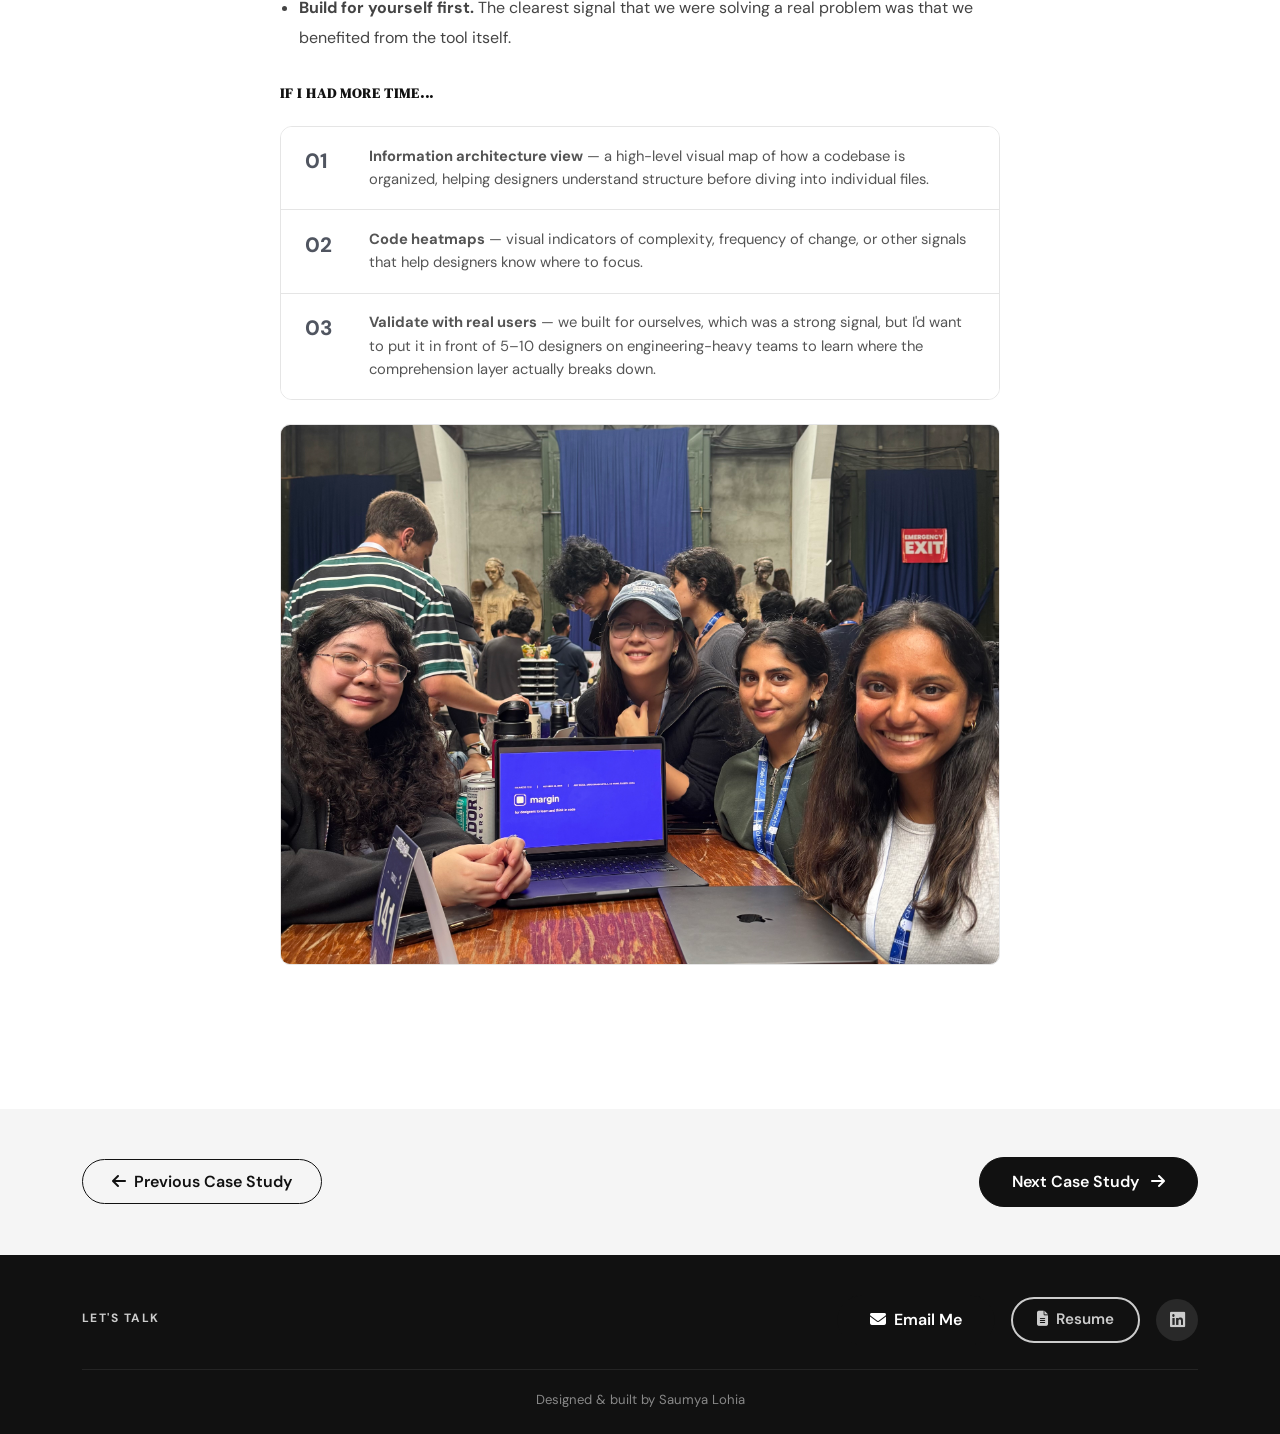
<file: case-study-2.html>
<!DOCTYPE html>
<html lang="en">
<head>
  <meta charset="UTF-8" />
  <meta name="viewport" content="width=device-width, initial-scale=1.0" />
  <title>margin — Saumya Lohia</title>
  <link rel="stylesheet" href="https://cdn.jsdelivr.net/npm/bootstrap@5.3.0/dist/css/bootstrap.min.css" />
  <link rel="stylesheet" href="https://cdnjs.cloudflare.com/ajax/libs/font-awesome/6.4.0/css/all.min.css" />
  <link rel="stylesheet" href="portfolio.css" />
  <link rel="stylesheet" href="case-study.css" />
</head>
<body>

  <!-- ─── Navigation ─────────────────────────────────────────── -->
  <nav class="navbar navbar-expand-lg fixed-top scrolled" id="mainNav">
    <div class="container">
      <a class="navbar-brand fw-bold" href="/">SL</a>
      <div class="collapse navbar-collapse">
        <ul class="navbar-nav ms-auto">
          <li class="nav-item"><a class="nav-link" href="/about">About</a></li>
          <li class="nav-item"><a class="nav-link active" href="/#case-studies">Selected Work</a></li>
          <li class="nav-item"><a class="nav-link" href="https://drive.google.com/file/d/1GzHEar2Y93HeWIgP-y9a-6OvQQUbMp_D/view?usp=drive_link" target="_blank" rel="noopener">Resume</a></li>
        </ul>
      </div>
    </div>
  </nav>

  <!-- ─── Case Study Hero ────────────────────────────────────── -->
  <section class="cs-hero">
    <div class="container">
      <a href="/#case-studies" class="cs-back">
        <i class="fas fa-arrow-left me-2"></i>Back to Selected Work
      </a>
      <div class="cs-hero-photos cs-hero-photos-2">
        <img src="margin.png" alt="BidReady Berkeley" class="cs-hero-photo-placeholder" />
        <img src="margin-logo.jpg" alt="BidReady Berkeley" class="cs-hero-photo-placeholder" />
      </div>
      <div class="cs-tag mt-4">AI · Developer Tools · Hackathon</div>
      <h1 class="cs-title">margin</h1>
      <p class="cs-subtitle">A VS Code extension that uses AI to make code readable for designers and PMs — bridging the gap between developers and designers.</p>
      <div class="cs-meta">
        <span><i class="fas fa-building me-2"></i>UC Berkeley Hackathon</span>
      </div>
    </div>
  </section>

  <!-- ─── Overview Cards ─────────────────────────────────────── -->
  <section class="cs-overview section-light">
    <div class="container">
      <div class="row g-3 justify-content-center">
        <div class="col-auto">
          <div class="overview-card">
            <div class="overview-label">Timeline</div>
            <p>36 hours</p>
          </div>
        </div>
        <div class="col-auto">
          <div class="overview-card">
            <div class="overview-label">My Role</div>
            <p>Product Lead · Developer</p>
          </div>
        </div>
        <div class="col-auto">
          <div class="overview-card">
            <div class="overview-label">Tools</div>
            <p>VS Code Extension API · OpenAI API · Cursor · Claude · Figma · Javascript</p>
          </div>
        </div>
        <div class="col-auto">
          <div class="overview-card">
            <div class="overview-label">Team</div>
            <p>3 Designers, 1 Product Manager</p>
          </div>
        </div>
      </div>
      <div class="cs-key-takeaways">
        <div class="cs-key-takeaways-label">Key Takeaways</div>
        <p>Working under time constraints pushed us to ask: What is our minimum viable product? In addition, I learned how to wear different hats — I worked as a developer and a product lead, and this experience taught me to consider solutions from different angles and pushed my own skillset.</p>
      </div>
    </div>
  </section>

  <!-- ─── Body ───────────────────────────────────────────────── -->
  <article class="cs-body">
    <div class="container">
      <div class="cs-content">

        <!-- Context -->
        <section class="cs-section">
          <h2>Background &amp; Context</h2>
          <p>The gap between designers and developers is shrinking, with AI tools that allow designers to generate large amounts of code easily. However, without an engineering background, even well-written code can feel opaque. We asked: how might we help designers engage meaningfully with code without having an engineering background?</p>
        </section>

        <!-- Problem -->
        <section class="cs-section">
          <h2>Defining the Problem</h2>
          <p>Designers and PMs who work closely with engineering teams often find themselves staring at code they can't fully parse — understanding what a component does, how it's structured, or why it was written a certain way. We built margin to close that gap.</p>
          <div class="cs-callout">
            <strong>Problem Statement:</strong> Designers and PMs need a way to understand code in context to bridge the gap between developers and design teams, and to empower designers to confidently navigate codebases.
          </div>
        </section>

        <!-- Our Solution -->
        <section class="cs-section">
          <h2>Our Solution</h2>
          <p>margin lives inside VS Code as an extension. Users toggle it on and it immediately goes to work — visually annotating the code in front of them. The result is a layer of comprehension on top of existing code, without modifying the code itself.</p>
          <div class="cs-insight-grid">
            <div class="cs-insight">
              <div class="cs-insight-number">01</div>
              <p><strong>Toggle Mode</strong> — a switch that allows users to call up margin when needed.</p>
            </div>
            <div class="cs-insight">
              <div class="cs-insight-number">02</div>
              <p><strong>Code breakdown and highlighting</strong> — margin groups and highlights sections of code by functionality, giving users a visual sense of how the file is structured at a glance.</p>
            </div>
            <div class="cs-insight">
              <div class="cs-insight-number">03</div>
              <p><strong>AI-powered hover descriptions</strong> — Hovering over a highlighted chunk surfaces a plain-language explanation of what that code does, contextualized within the broader project.</p>
            </div>
            <div class="cs-insight">
              <div class="cs-insight-number">04</div>
              <p><strong>File visualization</strong> — A high-level preview of the overall structure of the code, allowing users to quickly understand what elements make up the code.</p>
            </div>
          </div>
          <div class="cs-section-imgs">
            <img src="file-viz.png" alt="margin solution screenshot" />
            <img src="code-highlighting.png" alt="margin solution screenshot" />
          </div>
        </section>

        <!-- How We Built It -->
        <section class="cs-section">
          <h2>How We Built It</h2>
          <p>We built margin as a native VS Code extension and integrated the OpenAI API to handle code parsing and generate natural language explanations. The extension reads the active file, segments it into logical chunks, and feeds those chunks to the model to produce context-aware descriptions on demand.</p>
          <p>One of our main challenges was that none of us had built a VS Code extension before. I spent a lot of time understanding how to integrate with the OpenAI API, parsing code, and debugging.</p>
          <div class="cs-two-col">
            <div class="cs-two-col-item">
              <div class="cs-two-col-label">Tools</div>
              <ul class="cs-learnings">
                <li>VS Code Extension API</li>
                <li>OpenAI API</li>
                <li>Cursor</li>
                <li>Claude</li>
              </ul>
            </div>
            <div class="cs-two-col-item">
              <div class="cs-two-col-label">Core Technical Flow</div>
              <ul class="cs-learnings">
                <li>User toggles margin "On"</li>
                <li>Reads the active file in VS Code</li>
                <li>Segments file into logical code chunks</li>
                <li>Feeds chunks to the model for context-aware descriptions</li>
                <li>Surfaces explanations on hover — no code modification</li>
              </ul>
            </div>
          </div>
        </section>

        <!-- Impacts -->
        <section class="cs-section">
          <h2>Impacts</h2>
          <p>Our roadmap focuses on deepening the comprehension layer and improving the overall experience.</p>
          <div class="cs-insight-grid">
            <div class="cs-insight">
              <div class="cs-insight-number">01</div>
              <p><strong>Bridging Design &amp; Code</strong> — Designers can gain a clear mental model of how their ideas are translated into real, editable code, removing the "black box."</p>
            </div>
            <div class="cs-insight">
              <div class="cs-insight-number">02</div>
              <p><strong>Building Technical Confidence</strong> — By visually explaining structure and logic, margin reduces intimidation and helps designers feel capable of editing and experimenting with code.</p>
            </div>
            <div class="cs-insight">
              <div class="cs-insight-number">03</div>
              <p><strong>Enhancing Collaboration</strong> — Developers and designers can communicate more effectively through shared understanding, speeding up iteration and improving final product quality.</p>
            </div>
          </div>
          <h5 class="cs-subheading">Tradeoffs</h5>
          <p>With 36 hours, every feature we added was a feature we chose over something else. Two things we cut deliberately:</p>
          <div class="cs-insight-grid">
            <div class="cs-insight">
              <div class="cs-insight-number">01</div>
              <p><strong>Codebase-level navigation</strong> — understanding how files relate to each other, not just what's inside one. While this would have been valuable, it turned out to be too complex to ship well in time.</p>
            </div>
            <div class="cs-insight">
              <div class="cs-insight-number">02</div>
              <p><strong>Inline editing suggestions</strong> — helping designers make small code changes, not just understand them. However, this would have taken the MVP in a different direction than pure comprehension.</p>
            </div>
          </div>
          <p>We shipped the comprehension layer first. Everything else builds on top of that.</p>
        </section>

        <!-- Retrospective -->
        <section class="cs-section">
          <h2>Retrospective</h2>
          <ul class="cs-learnings">
            <li><strong>New technical skills are learnable under pressure.</strong> We each learned how to build a VS Code extension from scratch — a genuinely new skill for all of us, acquired in a single sprint.</li>
            <li><strong>Scope management is a product skill.</strong> With limited time, we had to make fast, deliberate tradeoffs — deciding which features made the MVP and which could wait. That discipline shaped the product significantly.</li>
            <li><strong>AI is a real development accelerator.</strong> Tools like Cursor and Claude made it possible for a team without deep engineering backgrounds to ship something genuinely technical. We experienced firsthand what AI-assisted development enables.</li>
            <li><strong>Build for yourself first.</strong> The clearest signal that we were solving a real problem was that we benefited from the tool itself.</li>
          </ul>
          <h5 class="cs-subheading">If I had more time...</h5>
          <div class="cs-insight-grid">
            <div class="cs-insight">
              <div class="cs-insight-number">01</div>
              <p><strong>Information architecture view</strong> — a high-level visual map of how a codebase is organized, helping designers understand structure before diving into individual files.</p>
            </div>
            <div class="cs-insight">
              <div class="cs-insight-number">02</div>
              <p><strong>Code heatmaps</strong> — visual indicators of complexity, frequency of change, or other signals that help designers know where to focus.</p>
            </div>
            <div class="cs-insight">
              <div class="cs-insight-number">03</div>
              <p><strong>Validate with real users</strong> — we built for ourselves, which was a strong signal, but I'd want to put it in front of 5–10 designers on engineering-heavy teams to learn where the comprehension layer actually breaks down.</p>
            </div>
          </div>
          <img src="margin-team.jpeg" alt="margin retrospective" class="cs-section-img" />
        </section>

      </div>
    </div>
  </article>

  <!-- ─── Next / Prev ─────────────────────────────────────────── -->
  <section class="cs-nav-footer section-light">
    <div class="container">
      <div class="d-flex justify-content-between align-items-center flex-wrap gap-3">
        <a href="/case-study-1" class="btn btn-outline-primary">
          <i class="fas fa-arrow-left me-2"></i>Previous Case Study
        </a>
        <a href="/case-study-3" class="btn btn-primary">
          Next Case Study <i class="fas fa-arrow-right ms-2"></i>
        </a>
      </div>
    </div>
  </section>

  <footer id="contact">
    <div class="container">
      <div class="contact-slim-inner">
        <div>
          <p class="contact-slim-label">Let's Talk</p>
        </div>
        <div class="contact-slim-actions">
          <a href="mailto:saumya.lohia@berkeley.edu" class="btn btn-primary">
            <i class="fas fa-envelope me-2"></i>Email Me
          </a>
          <a href="https://drive.google.com/file/d/1GzHEar2Y93HeWIgP-y9a-6OvQQUbMp_D/view?usp=drive_link" target="_blank" rel="noopener" class="btn btn-outline-accent">
            <i class="fas fa-file-alt me-2"></i>Resume
          </a>
          <a href="https://www.linkedin.com/in/saumyalohia/" target="_blank" rel="noopener" class="contact-icon" title="LinkedIn"><i class="fab fa-linkedin"></i></a>
          
        </div>
      </div>
      <p class="footer-credit">Designed &amp; built by Saumya Lohia</p>
    </div>
  </footer>

  <script src="https://cdn.jsdelivr.net/npm/bootstrap@5.3.0/dist/js/bootstrap.bundle.min.js"></script>
</body>
</html>
</file>
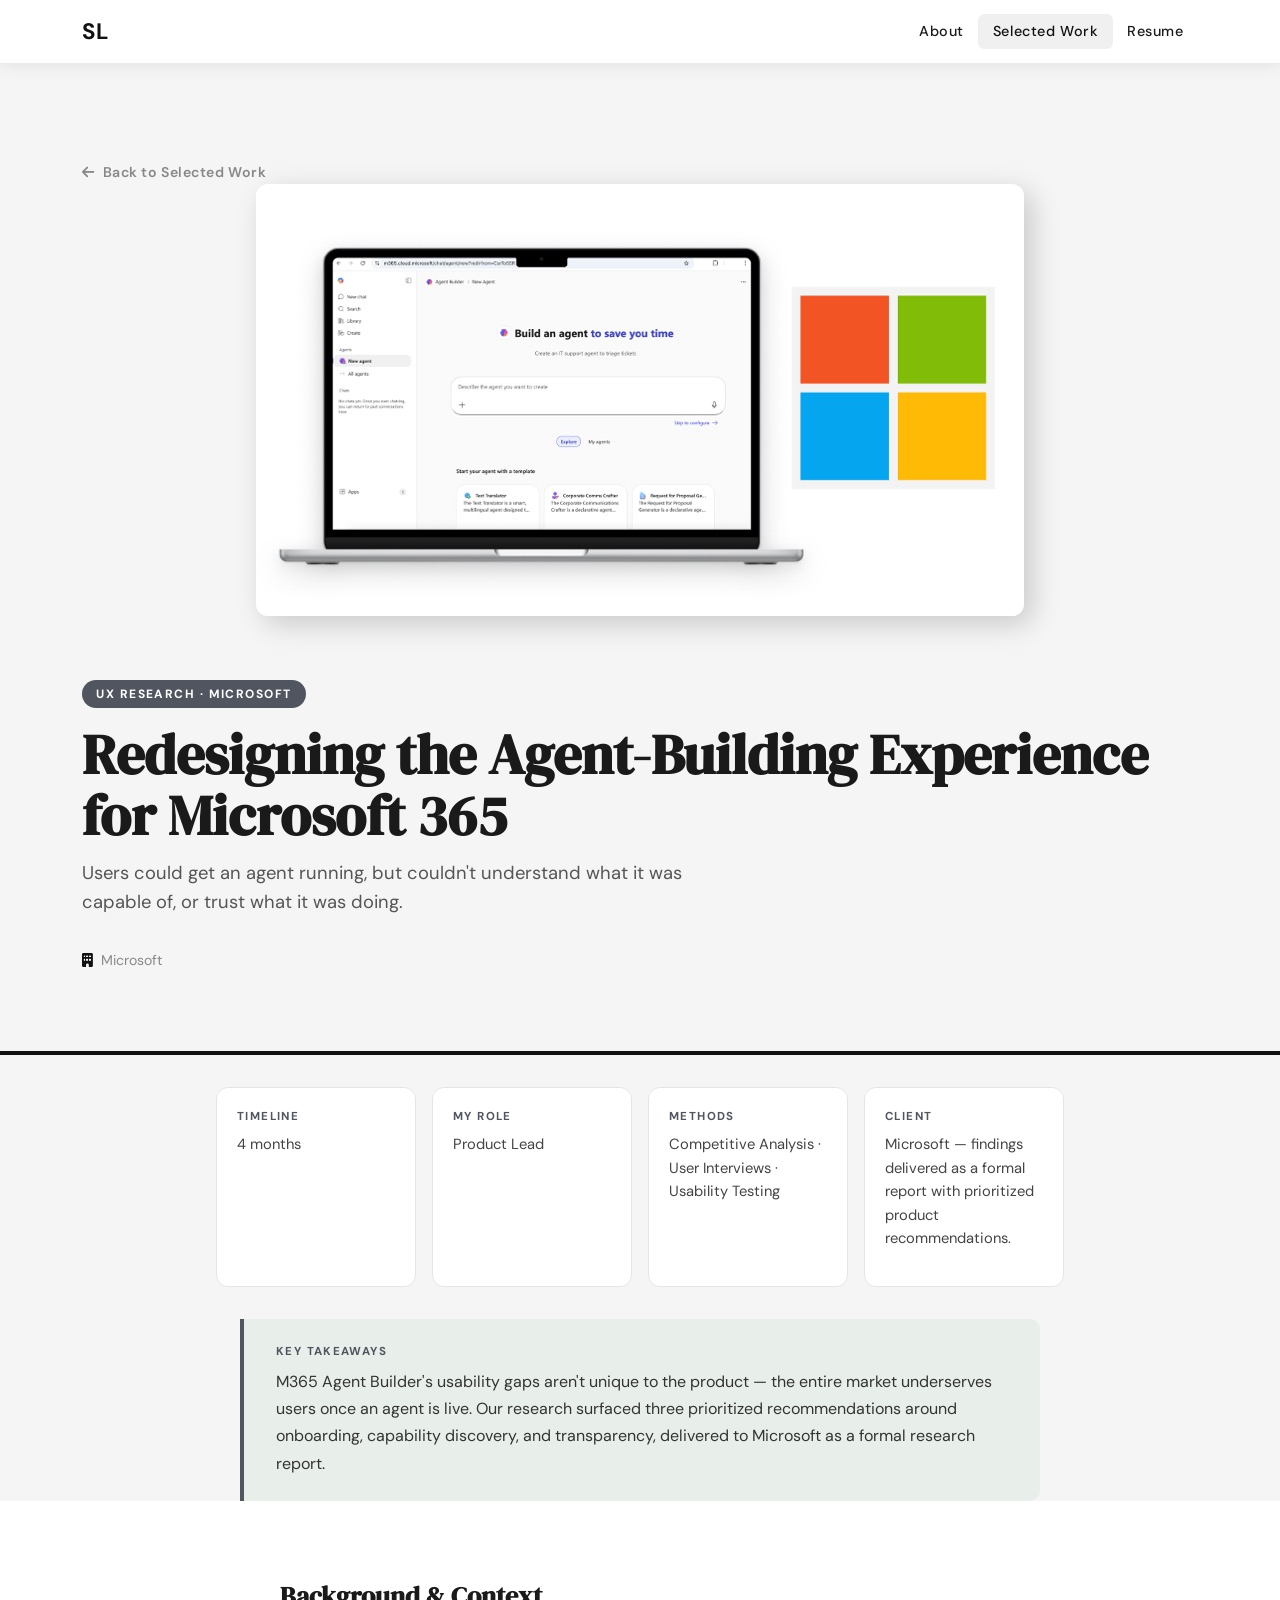
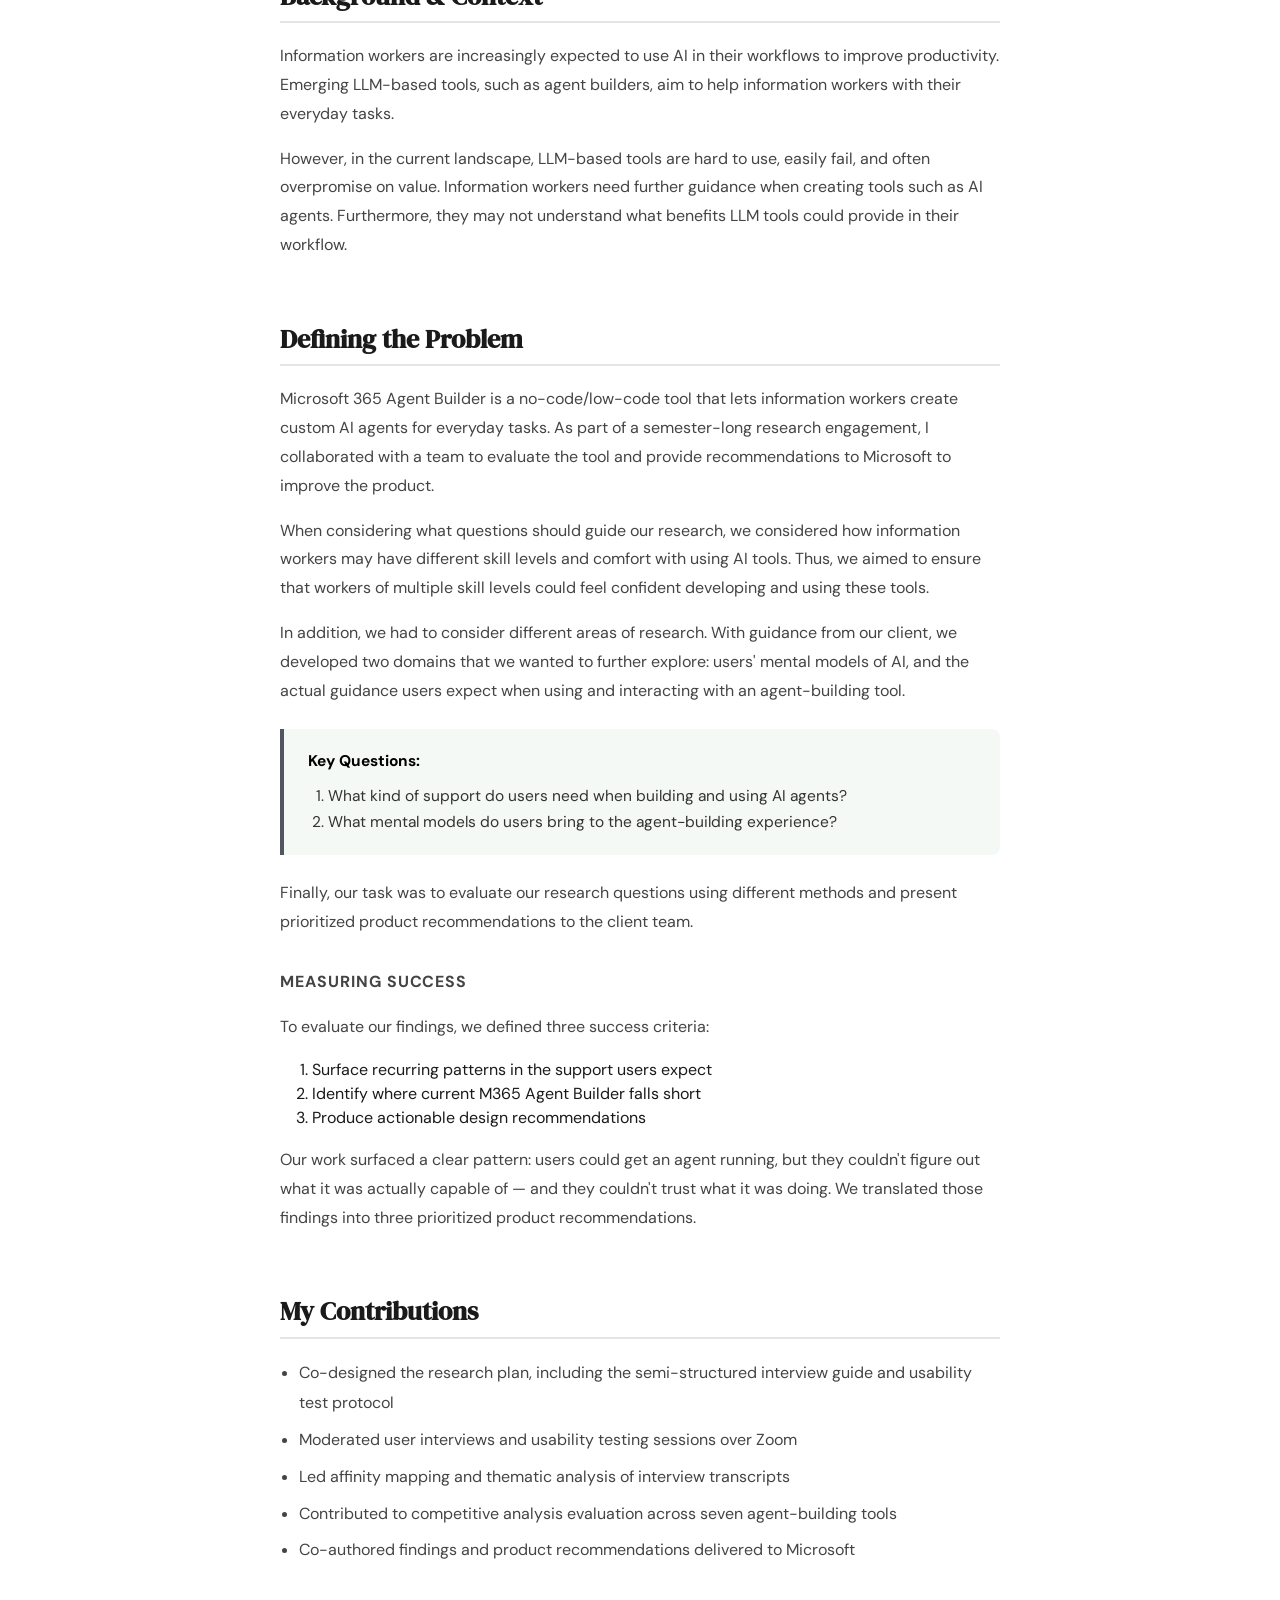
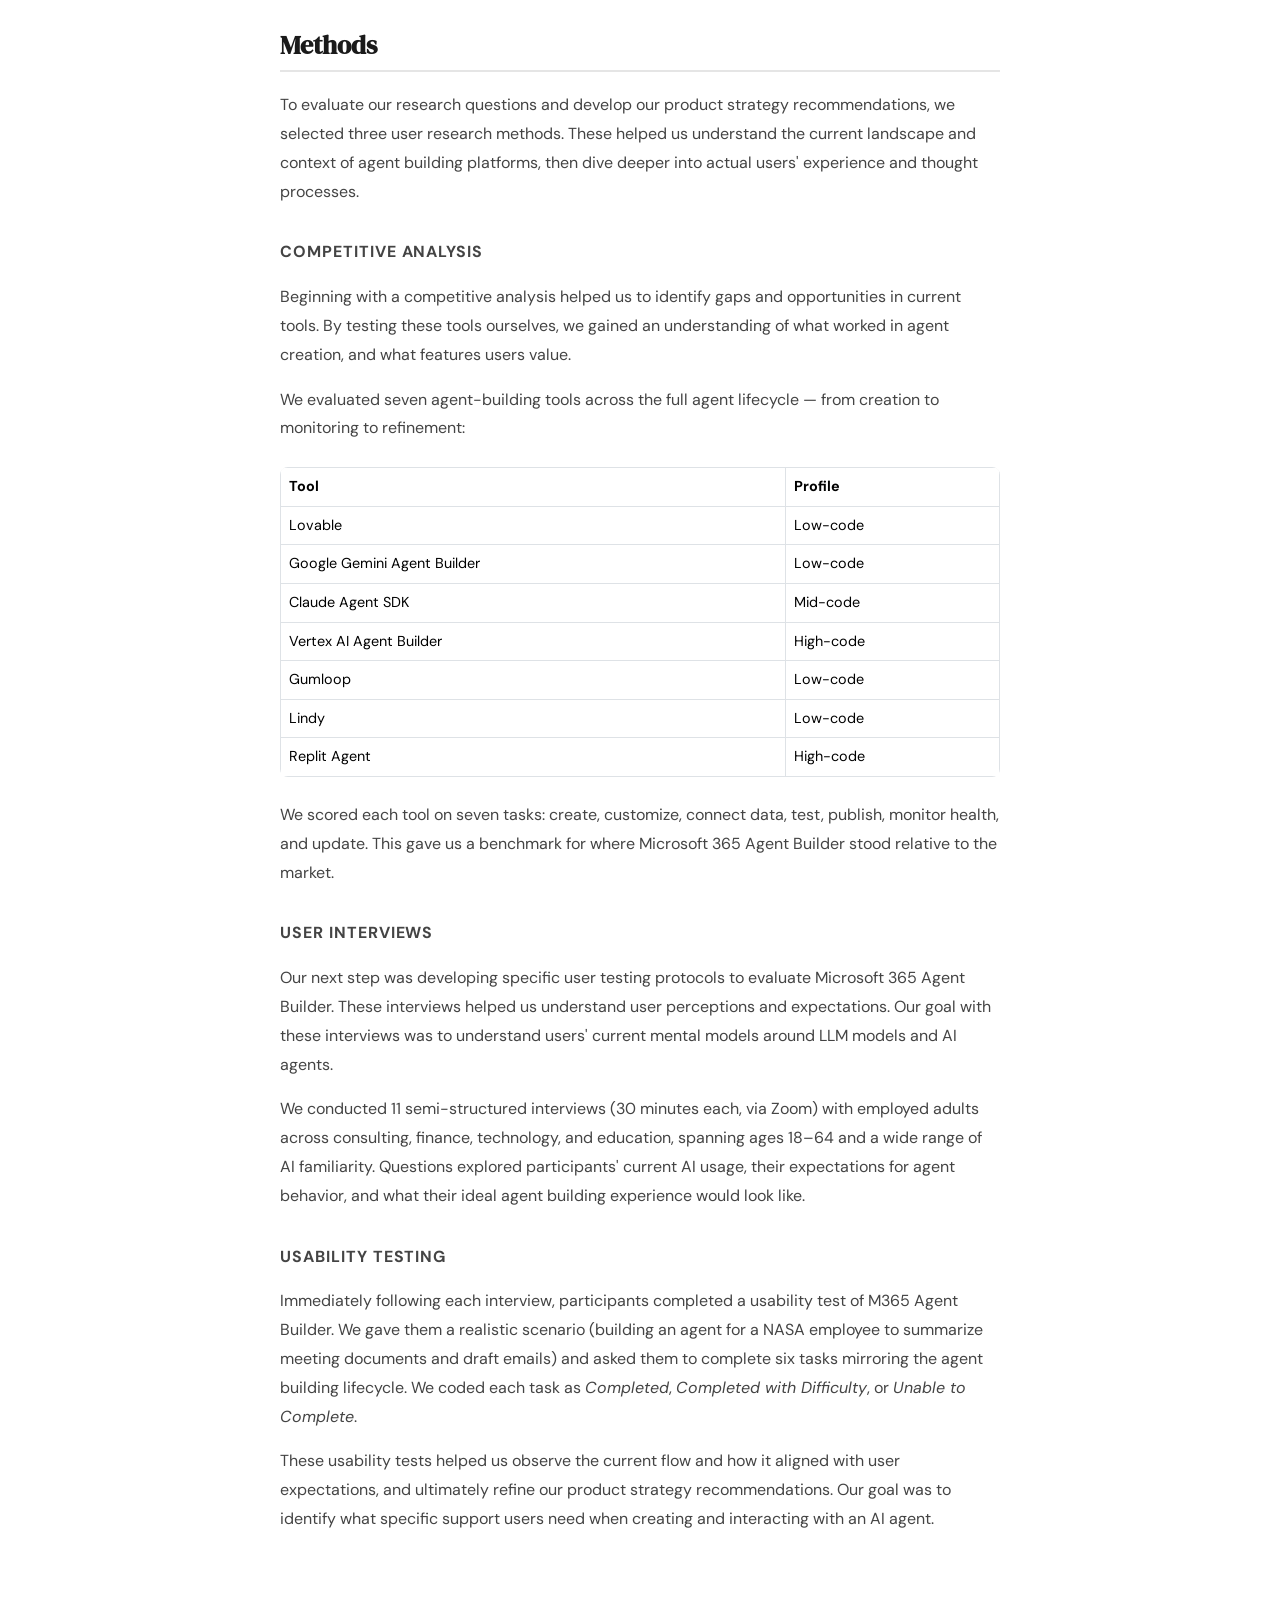
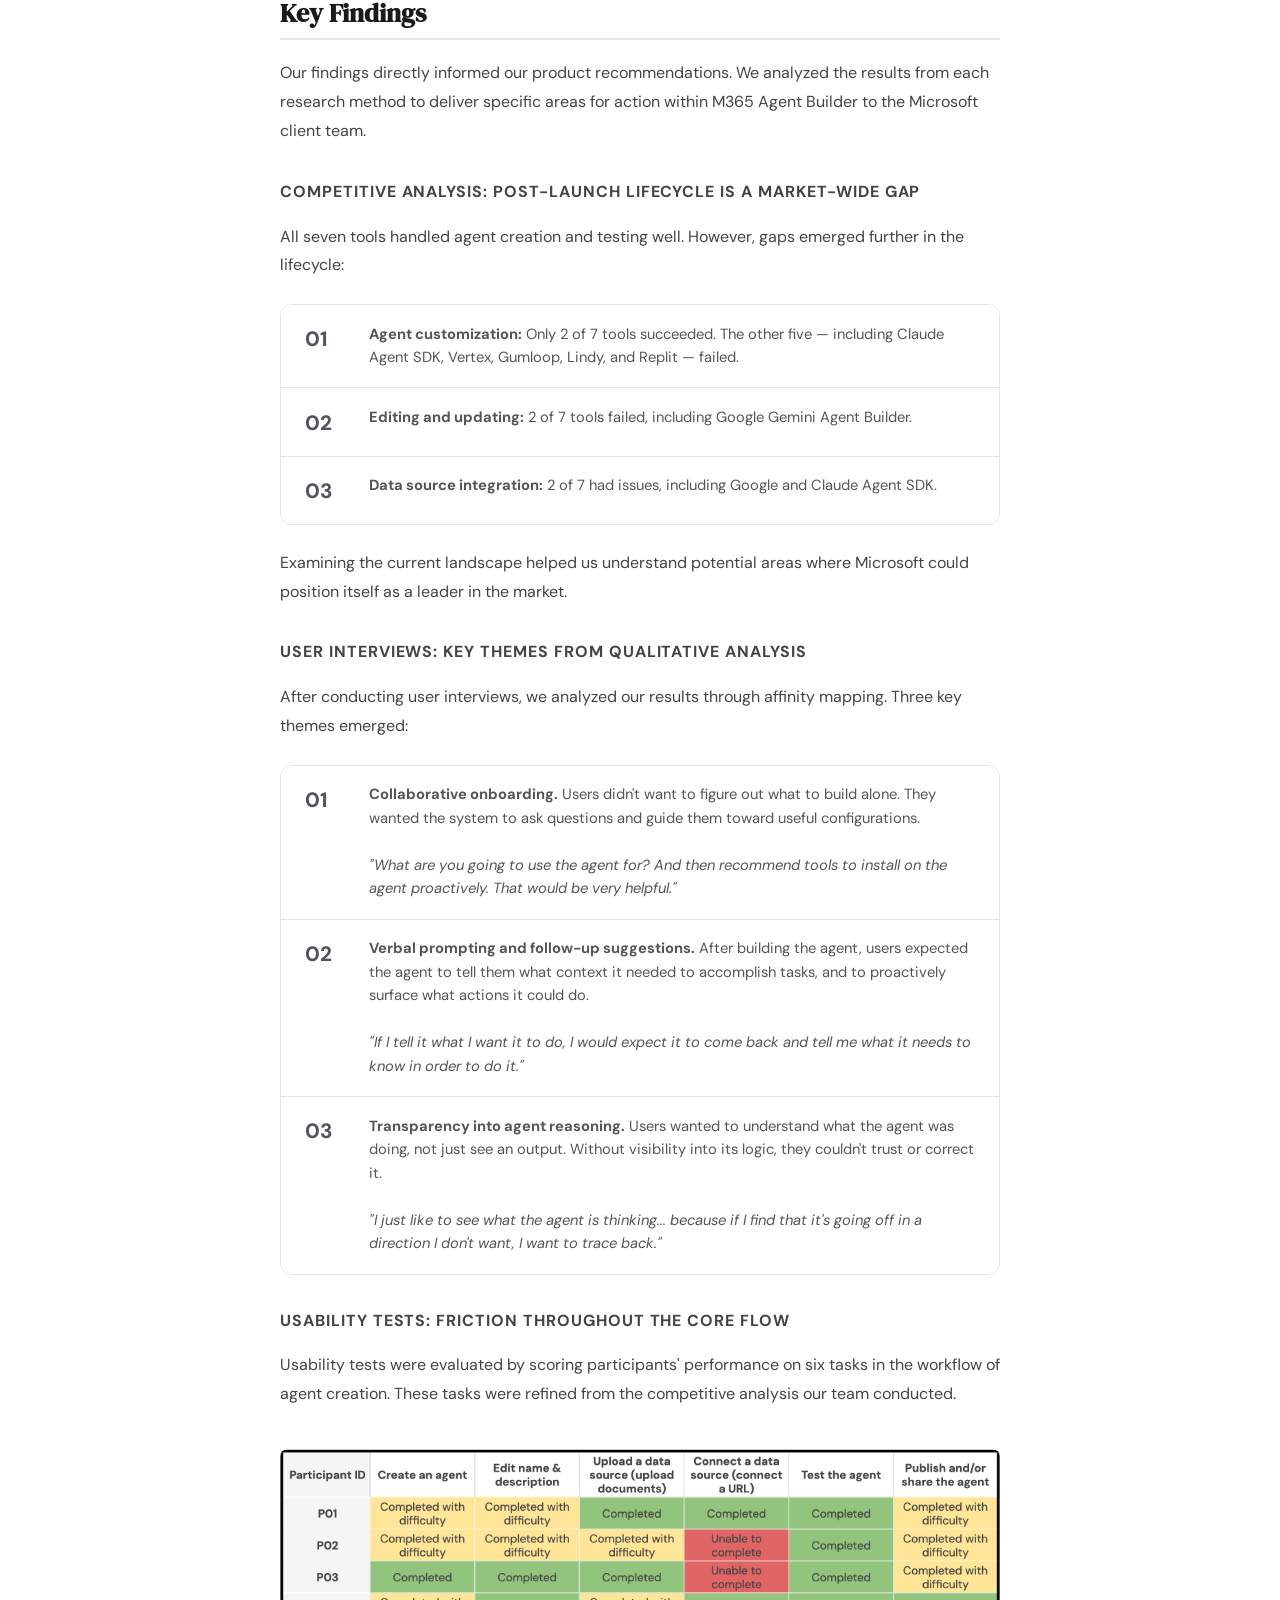
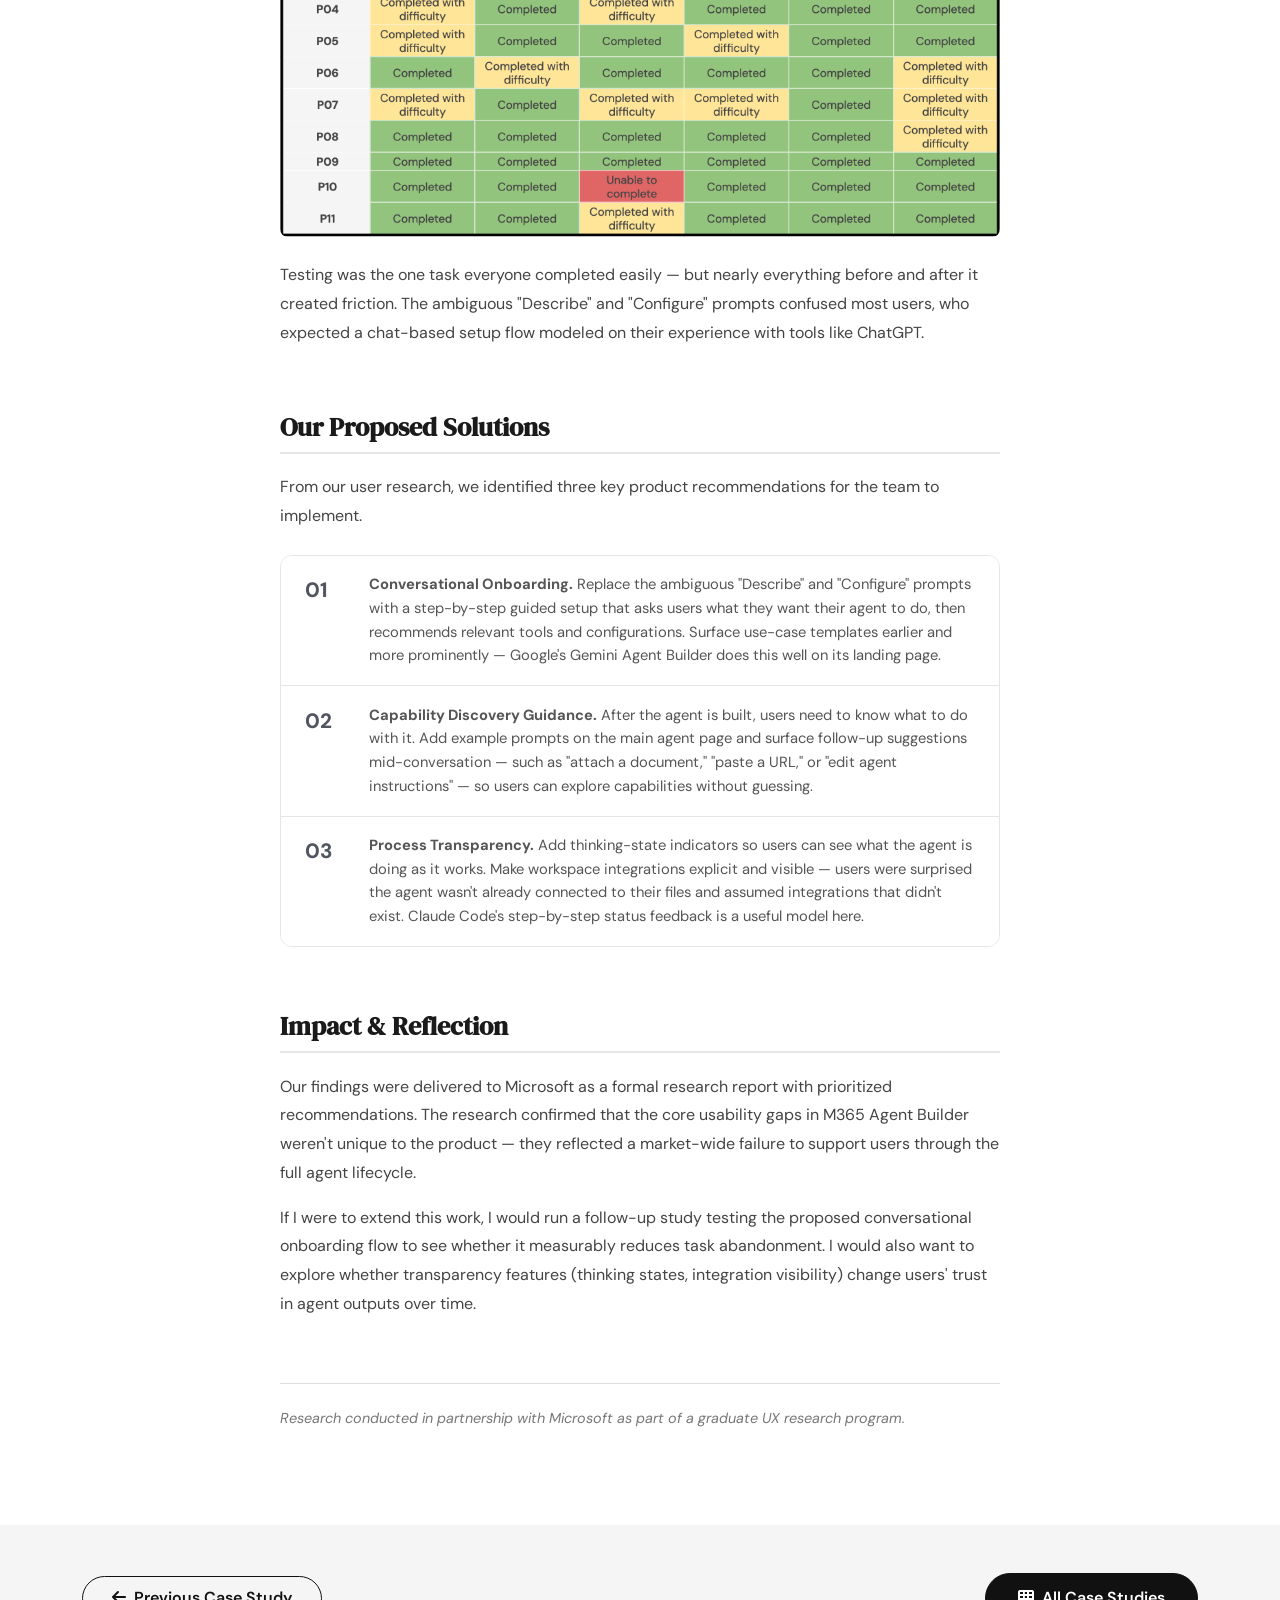
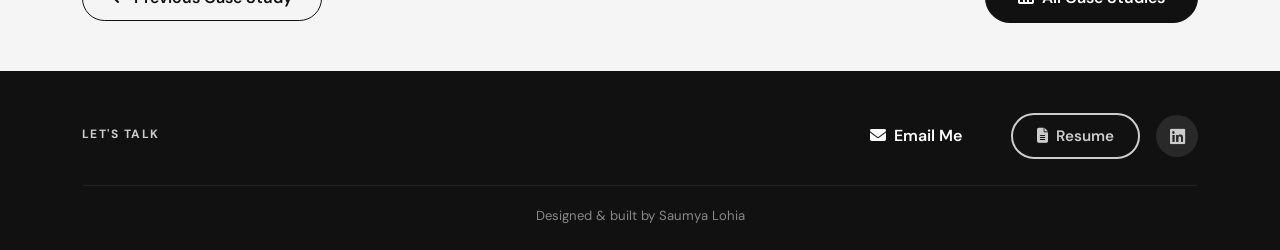
<file: case-study-3.html>
<!DOCTYPE html>
<html lang="en">
<head>
  <meta charset="UTF-8" />
  <meta name="viewport" content="width=device-width, initial-scale=1.0" />
  <title>Microsoft 365 Agent Builder — Saumya Lohia</title>
  <link rel="stylesheet" href="https://cdn.jsdelivr.net/npm/bootstrap@5.3.0/dist/css/bootstrap.min.css" />
  <link rel="stylesheet" href="https://cdnjs.cloudflare.com/ajax/libs/font-awesome/6.4.0/css/all.min.css" />
  <link rel="stylesheet" href="portfolio.css" />
  <link rel="stylesheet" href="case-study.css" />
</head>
<body>

  <!-- ─── Navigation ─────────────────────────────────────────── -->
  <nav class="navbar navbar-expand-lg fixed-top scrolled" id="mainNav">
    <div class="container">
      <a class="navbar-brand fw-bold" href="/">SL</a>
      <div class="collapse navbar-collapse">
        <ul class="navbar-nav ms-auto">
          <li class="nav-item"><a class="nav-link" href="/about">About</a></li>
          <li class="nav-item"><a class="nav-link active" href="/#case-studies">Selected Work</a></li>
          <li class="nav-item"><a class="nav-link" href="https://drive.google.com/file/d/1GzHEar2Y93HeWIgP-y9a-6OvQQUbMp_D/view?usp=drive_link" target="_blank" rel="noopener">Resume</a></li>
        </ul>
      </div>
    </div>
  </nav>

  <!-- ─── Case Study Hero ────────────────────────────────────── -->
  <section class="cs-hero">
    <div class="container">
      <a href="/#case-studies" class="cs-back">
        <i class="fas fa-arrow-left me-2"></i>Back to Selected Work
      </a>
      <div class="cs-hero-photos" style="display:flex; justify-content:center; margin-bottom:2.5rem;">
        <img src="ms.jpg" alt="Microsoft 365 Agent Builder" class="cs-hero-photo" style="max-width:70%; border-radius:12px; box-shadow:8px 8px 28px rgba(0,0,0,0.18);" />
      </div>
      <div class="cs-tag mt-4">UX Research · Microsoft</div>
      <h1 class="cs-title">Redesigning the Agent-Building Experience for Microsoft 365</h1>
      <p class="cs-subtitle">Users could get an agent running, but couldn't understand what it was capable of, or trust what it was doing.</p>
      <div class="cs-meta">
        <span><i class="fas fa-building me-2"></i>Microsoft</span>
      </div>
    </div>
  </section>

  <!-- ─── Overview Cards ─────────────────────────────────────── -->
  <section class="cs-overview section-light">
    <div class="container">
      <div class="row g-3 justify-content-center">
        <div class="col-auto">
          <div class="overview-card">
            <div class="overview-label">Timeline</div>
            <p>4 months</p>
          </div>
        </div>
        <div class="col-auto">
          <div class="overview-card">
            <div class="overview-label">My Role</div>
            <p>Product Lead</p>
          </div>
        </div>
        <div class="col-auto">
          <div class="overview-card">
            <div class="overview-label">Methods</div>
            <p>Competitive Analysis · User Interviews · Usability Testing</p>
          </div>
        </div>
        <div class="col-auto">
          <div class="overview-card">
            <div class="overview-label">Client</div>
            <p>Microsoft — findings delivered as a formal report with prioritized product recommendations.</p>
          </div>
        </div>
      </div>
      <div class="cs-key-takeaways">
        <div class="cs-key-takeaways-label">Key Takeaways</div>
        <p>M365 Agent Builder's usability gaps aren't unique to the product — the entire market underserves users once an agent is live. Our research surfaced three prioritized recommendations around onboarding, capability discovery, and transparency, delivered to Microsoft as a formal research report.</p>
      </div>
    </div>
  </section>

  <!-- ─── Body ───────────────────────────────────────────────── -->
  <article class="cs-body">
    <div class="container">
      <div class="cs-content">

        <section class="cs-section">
          <h2>Background &amp; Context</h2>
          <p>Information workers are increasingly expected to use AI in their workflows to improve productivity. Emerging LLM-based tools, such as agent builders, aim to help information workers with their everyday tasks.</p>
          <p>However, in the current landscape, LLM-based tools are hard to use, easily fail, and often overpromise on value. Information workers need further guidance when creating tools such as AI agents. Furthermore, they may not understand what benefits LLM tools could provide in their workflow.</p>
        </section>

        <section class="cs-section">
          <h2>Defining the Problem</h2>
          <p>Microsoft 365 Agent Builder is a no-code/low-code tool that lets information workers create custom AI agents for everyday tasks. As part of a semester-long research engagement, I collaborated with a team to evaluate the tool and provide recommendations to Microsoft to improve the product.</p>
          <p>When considering what questions should guide our research, we considered how information workers may have different skill levels and comfort with using AI tools. Thus, we aimed to ensure that workers of multiple skill levels could feel confident developing and using these tools.</p>
          <p>In addition, we had to consider different areas of research. With guidance from our client, we developed two domains that we wanted to further explore: users' mental models of AI, and the actual guidance users expect when using and interacting with an agent-building tool.</p>
          <div class="cs-callout">
            <strong>Key Questions:</strong>
            <ol style="margin: 0.5rem 0 0; padding-left: 1.25rem;">
              <li>What kind of support do users need when building and using AI agents?</li>
              <li>What mental models do users bring to the agent-building experience?</li>
            </ol>
          </div>
          <p>Finally, our task was to evaluate our research questions using different methods and present prioritized product recommendations to the client team.</p>

          <p class="cs-subheading">Measuring Success</p>
          <p>To evaluate our findings, we defined three success criteria:</p>
          <ol>
            <li>Surface recurring patterns in the support users expect</li>
            <li>Identify where current M365 Agent Builder falls short</li>
            <li>Produce actionable design recommendations</li>
          </ol>
          <p>Our work surfaced a clear pattern: users could get an agent running, but they couldn't figure out what it was actually capable of — and they couldn't trust what it was doing. We translated those findings into three prioritized product recommendations.</p>
        </section>

        <section class="cs-section">
          <h2>My Contributions</h2>
          <ul class="cs-learnings">
            <li>Co-designed the research plan, including the semi-structured interview guide and usability test protocol</li>
            <li>Moderated user interviews and usability testing sessions over Zoom</li>
            <li>Led affinity mapping and thematic analysis of interview transcripts</li>
            <li>Contributed to competitive analysis evaluation across seven agent-building tools</li>
            <li>Co-authored findings and product recommendations delivered to Microsoft</li>
          </ul>
        </section>

        <section class="cs-section">
          <h2>Methods</h2>
          <p>To evaluate our research questions and develop our product strategy recommendations, we selected three user research methods. These helped us understand the current landscape and context of agent building platforms, then dive deeper into actual users' experience and thought processes.</p>

          <p class="cs-subheading">Competitive Analysis</p>
          <p>Beginning with a competitive analysis helped us to identify gaps and opportunities in current tools. By testing these tools ourselves, we gained an understanding of what worked in agent creation, and what features users value.</p>
          <p>We evaluated seven agent-building tools across the full agent lifecycle — from creation to monitoring to refinement:</p>
          <table class="table table-bordered" style="font-size: 0.9rem; margin: 1.5rem 0; border-radius: 8px; overflow: hidden;">
            <thead style="background: #f0f0f0;">
              <tr>
                <th>Tool</th>
                <th>Profile</th>
              </tr>
            </thead>
            <tbody>
              <tr><td>Lovable</td><td>Low-code</td></tr>
              <tr><td>Google Gemini Agent Builder</td><td>Low-code</td></tr>
              <tr><td>Claude Agent SDK</td><td>Mid-code</td></tr>
              <tr><td>Vertex AI Agent Builder</td><td>High-code</td></tr>
              <tr><td>Gumloop</td><td>Low-code</td></tr>
              <tr><td>Lindy</td><td>Low-code</td></tr>
              <tr><td>Replit Agent</td><td>High-code</td></tr>
            </tbody>
          </table>
          <p>We scored each tool on seven tasks: create, customize, connect data, test, publish, monitor health, and update. This gave us a benchmark for where Microsoft 365 Agent Builder stood relative to the market.</p>

          <p class="cs-subheading">User Interviews</p>
          <p>Our next step was developing specific user testing protocols to evaluate Microsoft 365 Agent Builder. These interviews helped us understand user perceptions and expectations. Our goal with these interviews was to understand users' current mental models around LLM models and AI agents.</p>
          <p>We conducted 11 semi-structured interviews (30 minutes each, via Zoom) with employed adults across consulting, finance, technology, and education, spanning ages 18–64 and a wide range of AI familiarity. Questions explored participants' current AI usage, their expectations for agent behavior, and what their ideal agent building experience would look like.</p>

          <p class="cs-subheading">Usability Testing</p>
          <p>Immediately following each interview, participants completed a usability test of M365 Agent Builder. We gave them a realistic scenario (building an agent for a NASA employee to summarize meeting documents and draft emails) and asked them to complete six tasks mirroring the agent building lifecycle. We coded each task as <em>Completed</em>, <em>Completed with Difficulty</em>, or <em>Unable to Complete</em>.</p>
          <p>These usability tests helped us observe the current flow and how it aligned with user expectations, and ultimately refine our product strategy recommendations. Our goal was to identify what specific support users need when creating and interacting with an AI agent.</p>
        </section>

        <section class="cs-section">
          <h2>Key Findings</h2>
          <p>Our findings directly informed our product recommendations. We analyzed the results from each research method to deliver specific areas for action within M365 Agent Builder to the Microsoft client team.</p>

          <p class="cs-subheading">Competitive Analysis: Post-Launch Lifecycle is a Market-Wide Gap</p>
          <p>All seven tools handled agent creation and testing well. However, gaps emerged further in the lifecycle:</p>
          <div class="cs-insight-grid">
            <div class="cs-insight">
              <div class="cs-insight-number">01</div>
              <p><strong>Agent customization:</strong> Only 2 of 7 tools succeeded. The other five — including Claude Agent SDK, Vertex, Gumloop, Lindy, and Replit — failed.</p>
            </div>
            <div class="cs-insight">
              <div class="cs-insight-number">02</div>
              <p><strong>Editing and updating:</strong> 2 of 7 tools failed, including Google Gemini Agent Builder.</p>
            </div>
            <div class="cs-insight">
              <div class="cs-insight-number">03</div>
              <p><strong>Data source integration:</strong> 2 of 7 had issues, including Google and Claude Agent SDK.</p>
            </div>
          </div>
          <p>Examining the current landscape helped us understand potential areas where Microsoft could position itself as a leader in the market.</p>

          <p class="cs-subheading" style="margin-top: 2rem;">User Interviews: Key Themes from Qualitative Analysis</p>
          <p>After conducting user interviews, we analyzed our results through affinity mapping. Three key themes emerged:</p>
          <div class="cs-insight-grid">
            <div class="cs-insight">
              <div class="cs-insight-number">01</div>
              <p><strong>Collaborative onboarding.</strong> Users didn't want to figure out what to build alone. They wanted the system to ask questions and guide them toward useful configurations.<br><br><em>"What are you going to use the agent for? And then recommend tools to install on the agent proactively. That would be very helpful."</em></p>
            </div>
            <div class="cs-insight">
              <div class="cs-insight-number">02</div>
              <p><strong>Verbal prompting and follow-up suggestions.</strong> After building the agent, users expected the agent to tell them what context it needed to accomplish tasks, and to proactively surface what actions it could do.<br><br><em>"If I tell it what I want it to do, I would expect it to come back and tell me what it needs to know in order to do it."</em></p>
            </div>
            <div class="cs-insight">
              <div class="cs-insight-number">03</div>
              <p><strong>Transparency into agent reasoning.</strong> Users wanted to understand what the agent was doing, not just see an output. Without visibility into its logic, they couldn't trust or correct it.<br><br><em>"I just like to see what the agent is thinking... because if I find that it's going off in a direction I don't want, I want to trace back."</em></p>
            </div>
          </div>

          <p class="cs-subheading" style="margin-top: 2rem;">Usability Tests: Friction Throughout the Core Flow</p>
          <p>Usability tests were evaluated by scoring participants' performance on six tasks in the workflow of agent creation. These tasks were refined from the competitive analysis our team conducted.</p>
          <img src="ms_usabilitytest_table.png" alt="Usability test results for 11 participants across six tasks, coded as Completed, Completed with difficulty, or Unable to complete" style="width:100%; height:auto; border-radius:8px; margin: 1.5rem 0;" />
          <p>Testing was the one task everyone completed easily — but nearly everything before and after it created friction. The ambiguous "Describe" and "Configure" prompts confused most users, who expected a chat-based setup flow modeled on their experience with tools like ChatGPT.</p>
        </section>

        <section class="cs-section">
          <h2>Our Proposed Solutions</h2>
          <p>From our user research, we identified three key product recommendations for the team to implement.</p>
          <div class="cs-insight-grid">
            <div class="cs-insight">
              <div class="cs-insight-number">01</div>
              <p><strong>Conversational Onboarding.</strong> Replace the ambiguous "Describe" and "Configure" prompts with a step-by-step guided setup that asks users what they want their agent to do, then recommends relevant tools and configurations. Surface use-case templates earlier and more prominently — Google's Gemini Agent Builder does this well on its landing page.</p>
            </div>
            <div class="cs-insight">
              <div class="cs-insight-number">02</div>
              <p><strong>Capability Discovery Guidance.</strong> After the agent is built, users need to know what to do with it. Add example prompts on the main agent page and surface follow-up suggestions mid-conversation — such as "attach a document," "paste a URL," or "edit agent instructions" — so users can explore capabilities without guessing.</p>
            </div>
            <div class="cs-insight">
              <div class="cs-insight-number">03</div>
              <p><strong>Process Transparency.</strong> Add thinking-state indicators so users can see what the agent is doing as it works. Make workspace integrations explicit and visible — users were surprised the agent wasn't already connected to their files and assumed integrations that didn't exist. Claude Code's step-by-step status feedback is a useful model here.</p>
            </div>
          </div>
        </section>

        <section class="cs-section">
          <h2>Impact &amp; Reflection</h2>
          <p>Our findings were delivered to Microsoft as a formal research report with prioritized recommendations. The research confirmed that the core usability gaps in M365 Agent Builder weren't unique to the product — they reflected a market-wide failure to support users through the full agent lifecycle.</p>
          <p>If I were to extend this work, I would run a follow-up study testing the proposed conversational onboarding flow to see whether it measurably reduces task abandonment. I would also want to explore whether transparency features (thinking states, integration visibility) change users' trust in agent outputs over time.</p>
        </section>

        <p class="cs-research-note"><em>Research conducted in partnership with Microsoft as part of a graduate UX research program.</em></p>

      </div>
    </div>
  </article>

  <!-- ─── Next / Prev ─────────────────────────────────────────── -->
  <section class="cs-nav-footer section-light">
    <div class="container">
      <div class="d-flex justify-content-between align-items-center flex-wrap gap-3">
        <a href="/case-study-2" class="btn btn-outline-primary">
          <i class="fas fa-arrow-left me-2"></i>Previous Case Study
        </a>
        <a href="/#case-studies" class="btn btn-primary">
          <i class="fas fa-th me-2"></i>All Case Studies
        </a>
      </div>
    </div>
  </section>

  <footer id="contact">
    <div class="container">
      <div class="contact-slim-inner">
        <div>
          <p class="contact-slim-label">Let's Talk</p>
        </div>
        <div class="contact-slim-actions">
          <a href="mailto:saumya.lohia@berkeley.edu" class="btn btn-primary">
            <i class="fas fa-envelope me-2"></i>Email Me
          </a>
          <a href="https://drive.google.com/file/d/1GzHEar2Y93HeWIgP-y9a-6OvQQUbMp_D/view?usp=drive_link" target="_blank" rel="noopener" class="btn btn-outline-accent">
            <i class="fas fa-file-alt me-2"></i>Resume
          </a>
          <a href="https://www.linkedin.com/in/saumyalohia/" target="_blank" rel="noopener" class="contact-icon" title="LinkedIn"><i class="fab fa-linkedin"></i></a>
        </div>
      </div>
      <p class="footer-credit">Designed &amp; built by Saumya Lohia</p>
    </div>
  </footer>

  <script src="https://cdn.jsdelivr.net/npm/bootstrap@5.3.0/dist/js/bootstrap.bundle.min.js"></script>
</body>
</html>
</file>
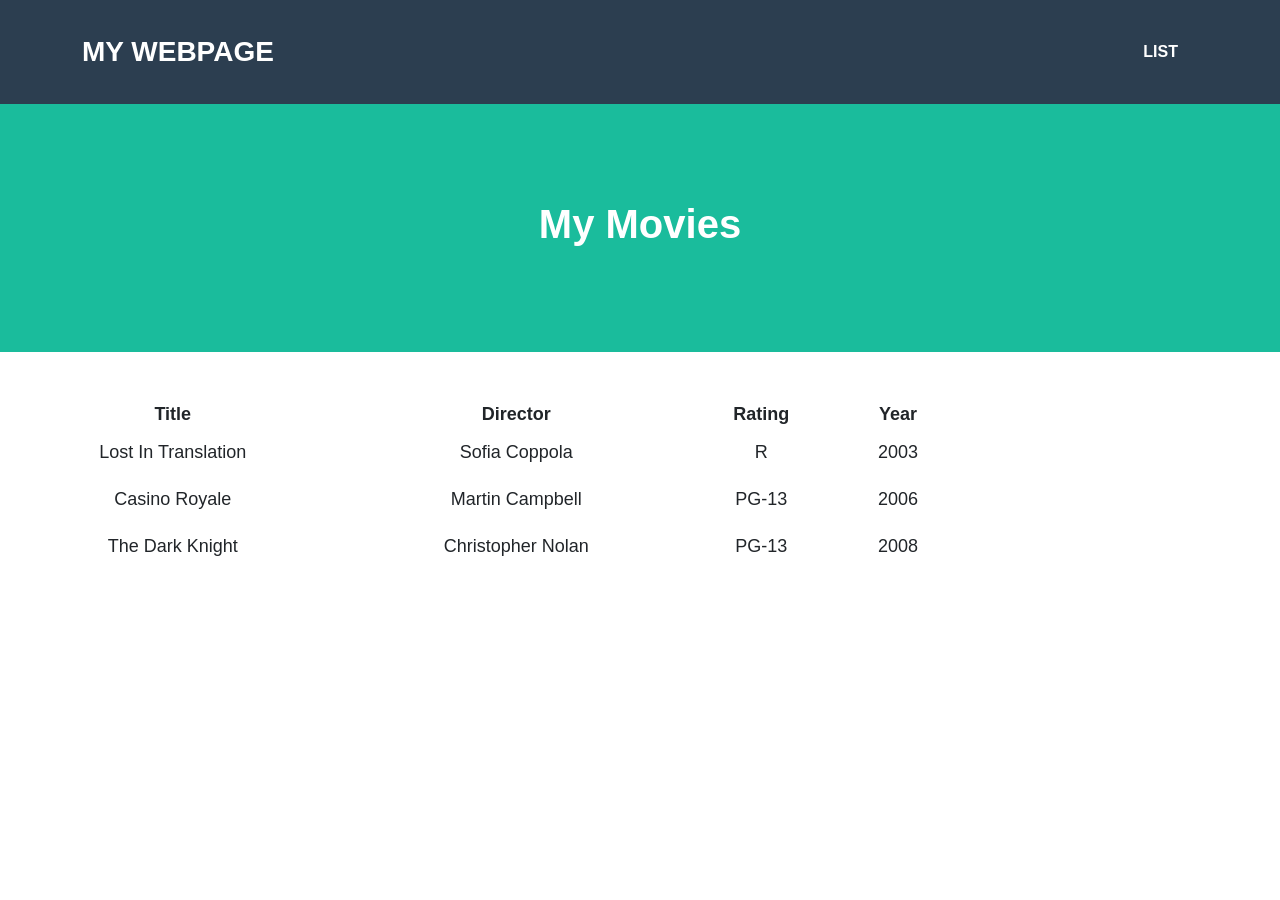
<file: WebsiteAssignmentFiles/list.html>
<!DOCTYPE HTML>  
<html>  
    <header>
        <link rel="stylesheet" href="style.css">
        <link rel="stylesheet" href="table_style.css">
        <title>My Webpage Title</title>
    </header>
    <body>  
        <!---Navigation--->
        <!--This section of code defines the navigation bar at the top of the page.  The classes used here are defined in the style.css file.-->
        <nav class="navbar navbar-expand-lg bg-secondary text-uppercase fixed-top" id="mainNav">
            <div class="container">
                <!--This code defines the "My Webpage" link in the top right corner of the navigation pane-->
                <a class="navbar-brand" href="">My Webpage</a>
                <!--This code defines the "List" link in the top left corner of the navigation pane-->
                <ul class="navbar-nav ms-auto">
                    <li class="nav-item mx-0 mx-lg-1"><a class="nav-link py-3 px-0 px-lg-3 rounded" href="./list.html">List</a></li>
                </ul>
            </div>
        </nav>
        <!--This code creates the middle section of the webpage-->
        <header class="masthead bg-primary text-white text-center">
            <h1>My Movies</h1>
        </header>
        <!--Here is where the table will be loaded in.  The actual table will be loaded in JavaScript.-->
        <section class="mt-5 text-center">
            <div id="showDataJSON"></div>
        </section>
    </body>

    <script>

        /*
        * RENDERING THE JSON TABLE
        * Get JSON data from file
        * Get headers from retrieved data
        * Set headers for table
        * Add data to table
        * Add table to DOM
        */
        fetch('./list_data.json')
            .then(response => response.json())
            .then(data => {

                /*
                This section creates the base table and finds the root json node.
                */
                var jsonTable = document.createElement("table");
                var tr = jsonTable.insertRow(-1);   
                jsonTable.style.width = "75%";
                let root;
                for (let prop in data) {
                    root = prop;
                }

                /*
                This section selects the headers for the table
                */
                let headers = Object.keys(data[root][0]);
                headers.forEach(header => {
                    var th = document.createElement("th");      
                    th.innerHTML = header;
                    tr.appendChild(th);
                })              
                /*
                This section adds the data into each row of the list
                */
                let items = Object.keys(data[root]);
                items.forEach(item => {
                    tr = jsonTable.insertRow(-1);
                    for (let key in data[root][item]) {
                       var tabCell = tr.insertCell(-1);
                       tabCell.innerHTML = data[root][item][key];
                    }
                })
                /*
                This section adds the table to the HTML
                */
                var divContainer = document.getElementById("showDataJSON");
                divContainer.innerHTML = "";
                divContainer.appendChild(jsonTable);
            });
    </script>  
</html>
</file>
<file: portfolio.css>
@import url('https://fonts.googleapis.com/css2?family=DM+Serif+Display:ital@0;1&family=DM+Sans:ital,opsz,wght@0,9..40,300;0,9..40,400;0,9..40,500;0,9..40,600;1,9..40,400&display=swap');

/* ── Variables ─────────────────────────────────────────────── */
:root {
  --accent:     #111111;
  --accent-dark:#000000;
  --dark:       #111111;
  --dark-card:  #1f1f1f;
  --light:      #f5f5f5;
  --light-card: #ffffff;
  --text-dark:  #eeeeee;
  --text-light: #1a1a1a;
  --muted:      #888888;
  --radius:     12px;
  --transition: 0.3s ease;
}

/* ── Reset / Base ──────────────────────────────────────────── */
*, *::before, *::after { box-sizing: border-box; margin: 0; padding: 0; }
html { scroll-behavior: smooth; }
body { font-family: 'DM Sans', sans-serif; color: var(--text-light); background: var(--light); }
h1, h2, h3, h4, h5, h6 { font-family: 'DM Serif Display', serif; font-weight: 400; }
a { color: inherit; text-decoration: none; }

/* ── Navbar ────────────────────────────────────────────────── */
#mainNav {
  background: rgba(255,255,255,0.9);
  padding: 1.2rem 0;
  backdrop-filter: blur(10px);
  border-bottom: 1px solid rgba(0,0,0,0.08);
  transition: background var(--transition), padding var(--transition), box-shadow var(--transition);
}
#mainNav.scrolled {
  background: rgba(255,255,255,0.97);
  padding: 0.6rem 0;
  box-shadow: 0 2px 16px rgba(0,0,0,0.08);
}
#mainNav .navbar-brand { font-size: 1.4rem; color: var(--accent); letter-spacing: 0.05em; }
#mainNav .nav-link {
  color: var(--text-light) !important;
  font-size: 0.9rem;
  font-weight: 500;
  letter-spacing: 0.04em;
  padding: 0.4rem 0.9rem !important;
  border-radius: 6px;
  transition: color var(--transition), background var(--transition);
}
#mainNav .nav-link:hover,
#mainNav .nav-link.active {
  color: var(--accent) !important;
  background: rgba(0,0,0,0.06);
}

/* ── Hero shared ───────────────────────────────────────────── */
.hero-eyebrow {
  font-size: 0.9rem;
  color: var(--accent);
  font-weight: 600;
  letter-spacing: 0.12em;
  text-transform: uppercase;
  margin-bottom: 0.5rem;
}
.hero-cta {
  display: flex;
  flex-wrap: wrap;
  gap: 0.75rem;
  align-items: center;
}
.hero-cta .btn-primary {
  background: var(--accent);
  border-color: var(--accent);
  padding: 0.7rem 1.75rem;
  font-weight: 600;
  border-radius: 50px;
  transition: transform var(--transition), box-shadow var(--transition);
}
.hero-cta .btn-primary:hover {
  transform: translateY(-2px);
  box-shadow: 0 8px 30px rgba(0,0,0,0.25);
}
.hero-cta .btn-outline-primary {
  padding: 0.7rem 1.75rem;
}
.hero-scroll-hint {
  position: absolute;
  bottom: 2rem;
  left: 50%;
  transform: translateX(-50%);
  animation: bounce 2s infinite;
}
.hero-scroll-hint a { color: rgba(0,0,0,0.3); font-size: 1.2rem; transition: color var(--transition); }
.hero-scroll-hint a:hover { color: var(--accent); }
@keyframes bounce {
  0%, 100% { transform: translateX(-50%) translateY(0); }
  50%       { transform: translateX(-50%) translateY(8px); }
}

/* ── Hero ──────────────────────────────────────────────────── */
.hero-a {
  min-height: 100vh;
  display: flex;
  align-items: center;
  position: relative;
  background: #fff;
  overflow: hidden;
}
.hero-a-inner {
  display: flex;
  align-items: center;
  gap: 4rem;
  padding-top: 5rem;
  padding-bottom: 3rem;
  justify-content: center;
  max-width: 960px;
  margin: 0 auto;
}
.hero-a-text {
  flex: 1;
}
.hero-a-accent-line {
  width: 56px;
  height: 4px;
  background: var(--accent);
  border-radius: 2px;
  margin-bottom: 1.5rem;
}
.hero-a-name {
  font-size: clamp(3rem, 7vw, 6rem);
  font-weight: 800;
  color: var(--text-light);
  line-height: 1;
  margin-bottom: 1.2rem;
}
.hero-a-subtitle {
  font-size: 1.1rem;
  color: var(--accent);
  font-weight: 600;
  margin-bottom: 1rem;
}
.hero-a-desc {
  font-size: 1rem;
  color: var(--muted);
  max-width: 420px;
  line-height: 1.7;
  margin-bottom: 2rem;
}
.hero-a-photo {
  flex: 0 0 360px;
  width: 360px;
}
.hero-a-photo-placeholder {
  width: 100%;
  aspect-ratio: 3 / 4;
  border-radius: var(--radius);
  background: #f0f0f0;
  border: 2px dashed #cccccc;
  display: flex;
  flex-direction: column;
  align-items: center;
  justify-content: center;
  color: #aaaaaa;
  gap: 0.75rem;
  font-size: 0.88rem;
}
@media (max-width: 900px) {
  .hero-a-inner { flex-direction: column-reverse; gap: 2rem; }
  .hero-a-photo { flex: 0 0 auto; width: 200px; }
}

/* ── Section Shared ────────────────────────────────────────── */
.section-light  { background: var(--light);     color: var(--text-light); padding: 100px 0; }
.section-mid    { background: #f5f5f5; color: var(--text-light); padding: 100px 0; border-top: 4px solid #111111; }
.section-mid .section-label { color: #111111; }
.section-mid .section-title { color: var(--text-light); }
.section-mid .section-desc  { color: #555555; }
.section-dark   { background: var(--dark);       color: var(--text-dark);  padding: 100px 0; }
.section-contact{ background: var(--dark-card);  color: var(--text-dark);  padding: 100px 0; }

.section-label {
  display: inline-block;
  font-size: 0.78rem;
  font-weight: 700;
  letter-spacing: 0.15em;
  text-transform: uppercase;
  color: var(--accent);
  margin-bottom: 0.6rem;
}
.section-title {
  font-size: clamp(1.8rem, 4vw, 2.8rem);
  font-weight: 800;
  margin-bottom: 1rem;
  line-height: 1.2;
}
.section-desc {
  font-size: 1.05rem;
  color: var(--muted);
  max-width: 540px;
  line-height: 1.7;
}

/* ── About ─────────────────────────────────────────────────── */
.avatar-placeholder {
  width: 100%;
  aspect-ratio: 3 / 4;
  border-radius: var(--radius);
  background: #f0f0f0;
  display: flex;
  flex-direction: column;
  align-items: center;
  justify-content: center;
  color: #aaaaaa;
  border: none;
}
.about-facts .fact {
  text-align: center;
  padding: 1rem;
}
.fact-number {
  font-size: 2.2rem;
  font-weight: 800;
  color: var(--accent);
}
.fact-label {
  font-size: 0.85rem;
  color: var(--muted);
  font-weight: 500;
}
.btn-outline-primary {
  border-color: var(--accent);
  color: var(--accent);
  border-radius: 50px;
  font-weight: 600;
  padding: 0.6rem 1.8rem;
  transition: background var(--transition), color var(--transition), transform var(--transition);
}
.btn-outline-primary:hover {
  background: var(--accent);
  color: #fff;
  transform: translateY(-2px);
}


/* ── Case Study Cards ──────────────────────────────────────── */
.case-card {
  background: #1a1a1a;
  border-radius: var(--radius);
  padding: 2rem;
  height: 100%;
  border: 1px solid rgba(255,255,255,0.1);
  display: flex;
  flex-direction: column;
  transition: transform var(--transition), box-shadow var(--transition), border-color var(--transition);
}
.case-card:hover {
  transform: translateY(-6px);
  box-shadow: 0 20px 50px rgba(0,0,0,0.2);
  border-color: rgba(255,255,255,0.25);
}
.case-tag {
  display: inline-block;
  font-size: 0.72rem;
  font-weight: 700;
  letter-spacing: 0.1em;
  text-transform: uppercase;
  color: #fff;
  background: #505560;
  padding: 0.22rem 0.7rem;
  border-radius: 50px;
  margin-bottom: 0.75rem;
}
.case-card h4 { font-size: 1.15rem; font-weight: 700; color: var(--text-light); margin-bottom: 0.75rem; }
.case-card p  { font-size: 0.92rem; color: #555555; line-height: 1.7; flex: 1; }
.case-metrics {
  display: flex;
  gap: 1.2rem;
  margin: 1.2rem 0 1rem;
  padding: 0.8rem 1rem;
  background: rgba(122,171,138,0.12);
  border-radius: 8px;
  font-size: 0.88rem;
  color: #555555;
}
.case-metrics strong { color: #3a7a50; }
.case-link {
  font-weight: 700;
  font-size: 0.9rem;
  color: #505560;
  transition: color var(--transition);
}
.case-link:hover { color: #303540; }

/* ── Case Studies stacked layout ──────────────────────────── */
.cs-stack { display: flex; flex-direction: column; gap: 2rem; align-items: center; }
.cs-stack-item {
  display: grid;
  grid-template-columns: 280px 1fr;
  gap: 2rem;
  align-items: center;
  background: #fff;
  border-radius: var(--radius);
  padding: 1.5rem;
  border: 1px solid #e5e5e5;
  width: 100%;
  max-width: 780px;
  box-shadow: 0 4px 16px rgba(0,0,0,0.06);
  transition: transform 0.2s ease, box-shadow 0.2s ease;
}
.cs-stack-item:hover {
  transform: translateY(-6px);
  box-shadow: 0 12px 32px rgba(0,0,0,0.12);
}
.cs-stack-item-reverse { direction: rtl; }
.cs-stack-item-reverse > * { direction: ltr; }
.cs-stack-photo-placeholder {
  width: 100%;
  aspect-ratio: 4 / 3;
  border-radius: 8px;
  background: #f0f0f0;
  border: 2px dashed #cccccc;
  display: flex;
  flex-direction: column;
  align-items: center;
  justify-content: center;
  color: #aaaaaa;
  gap: 0.5rem;
  font-size: 0.85rem;
}
img.cs-stack-photo-placeholder {
  display: block;
  object-fit: contain;
  background: #fff;
  border: 2px solid #111111;
}
.cs-stack-title {
  font-size: 1.6rem;
  color: var(--text-light);
  margin-bottom: 0.75rem;
}
.cs-stack-text p { color: #555555; line-height: 1.7; margin-bottom: 0; }
@media (max-width: 768px) {
  .cs-stack-item { grid-template-columns: 1fr; direction: ltr; }
  .cs-stack-item-reverse { direction: ltr; }
}

/* ── Skill Cards ───────────────────────────────────────────── */
.skill-card {
  background: var(--dark-card);
  border-radius: var(--radius);
  padding: 2rem 1.5rem;
  text-align: center;
  border: 1px solid rgba(255,255,255,0.1);
  transition: border-color var(--transition), transform var(--transition);
}
.skill-card:hover {
  border-color: rgba(255,255,255,0.3);
  transform: translateY(-4px);
}
.skill-icon {
  font-size: 2rem;
  color: #cccccc;
  margin-bottom: 1rem;
}
.skill-card h5 { font-size: 1rem; font-weight: 700; color: #fff; margin-bottom: 0.6rem; }
.skill-card p  { font-size: 0.85rem; color: #999999; line-height: 1.6; margin: 0; }

/* ── Photo placeholder ─────────────────────────────────────── */
.photo-placeholder {
  width: 100%;
  aspect-ratio: 4 / 3;
  border-radius: var(--radius);
  background: #f0f0f0;
  border: 2px dashed #cccccc;
  display: flex;
  flex-direction: column;
  align-items: center;
  justify-content: center;
  color: #aaaaaa;
  gap: 0.75rem;
  font-size: 0.88rem;
}

.photo-placeholder-sm {
  aspect-ratio: 3 / 4;
}

/* ── Scroll fade-up animation ──────────────────────────────── */
.fade-up {
  opacity: 0;
  transform: translateY(28px);
  transition: opacity 0.6s ease, transform 0.6s ease;
}
.fade-up.visible {
  opacity: 1;
  transform: translateY(0);
}

/* ── About divider ─────────────────────────────────────────── */
.about-divider {
  border-color: rgba(0,0,0,0.1);
  margin: 4rem 0 3rem;
}

/* ── Education ─────────────────────────────────────────────── */
.edu-card {
  display: flex;
  gap: 1.2rem;
  align-items: flex-start;
  background: #fff;
  border-radius: var(--radius);
  padding: 1.8rem;
  border: 1px solid #e5e5e5;
  height: 100%;
  transition: transform var(--transition), box-shadow var(--transition);
}
.edu-card:hover { transform: translateY(-4px); box-shadow: 0 12px 40px rgba(0,0,0,0.08); }
.edu-icon {
  width: 48px; height: 48px;
  min-width: 48px;
  border-radius: 10px;
  background: rgba(0,0,0,0.06);
  display: flex; align-items: center; justify-content: center;
  color: var(--accent);
  font-size: 1.3rem;
}
.edu-card h5    { font-size: 1rem; font-weight: 700; color: var(--text-light); margin-bottom: 0.3rem; }
.edu-school     { color: var(--accent); font-weight: 600; font-size: 0.9rem; margin-bottom: 0.2rem; }
.edu-date       { font-size: 0.8rem; color: var(--muted); margin-bottom: 0.5rem; }
.edu-detail     { font-size: 0.85rem; color: #555555; line-height: 1.6; margin: 0; }

/* ── Contact (slim) ────────────────────────────────────────── */
.section-contact-slim {
  background: var(--dark);
  padding: 2.5rem 0;
}
.contact-slim-inner {
  display: flex;
  align-items: center;
  justify-content: space-between;
  flex-wrap: wrap;
  gap: 1.5rem;
  width: 100%;
}
.contact-slim-label {
  font-size: 0.75rem;
  font-weight: 700;
  letter-spacing: 0.12em;
  text-transform: uppercase;
  color: #cccccc;
  margin-bottom: 0.25rem;
}
.contact-slim-text {
  font-size: 1rem;
  color: var(--text-dark);
  margin: 0;
}
.contact-slim-actions {
  display: flex;
  align-items: center;
  gap: 1rem;
}
.btn-outline-accent {
  border: 2px solid #cccccc;
  color: #cccccc;
  border-radius: 50px;
  font-weight: 600;
  padding: 0.6rem 1.5rem;
  font-size: 0.95rem;
  transition: background var(--transition), color var(--transition), transform var(--transition);
}
.btn-outline-accent:hover {
  background: #cccccc;
  color: var(--dark);
  transform: translateY(-2px);
}
.contact-icon {
  width: 42px; height: 42px;
  border-radius: 50%;
  background: rgba(255,255,255,0.1);
  display: flex; align-items: center; justify-content: center;
  font-size: 1.1rem;
  color: #cccccc;
  transition: background var(--transition), color var(--transition), transform var(--transition);
}
.contact-icon:hover {
  background: #fff;
  color: var(--dark);
  transform: translateY(-2px);
}

/* ── Contact (full — kept for other pages) ─────────────────── */
.btn-primary {
  background: var(--accent);
  border-color: var(--accent);
  padding: 0.75rem 2rem;
  font-weight: 600;
  border-radius: 50px;
  transition: transform var(--transition), box-shadow var(--transition);
}
.btn-primary:hover {
  background: var(--accent-dark);
  border-color: var(--accent-dark);
  transform: translateY(-2px);
  box-shadow: 0 8px 30px rgba(0,0,0,0.25);
}
.social-links { display: flex; justify-content: center; gap: 1.5rem; }
.social-links a {
  width: 52px; height: 52px;
  border-radius: 50%;
  background: rgba(255,255,255,0.1);
  display: flex; align-items: center; justify-content: center;
  font-size: 1.3rem;
  color: #cccccc;
  transition: background var(--transition), transform var(--transition);
}
.social-links a:hover {
  background: #fff;
  color: var(--dark);
  transform: translateY(-3px);
}

/* ── Experience Timeline ───────────────────────────────────── */
.section-timeline {
  background: #fff;
  padding: 100px 0;
  border-top: 4px solid #111111;
}
.section-timeline .section-title { color: var(--text-light); }

.timeline {
  position: relative;
  max-width: 860px;
  margin: 0 auto;
}
/* Vertical line through the center */
.timeline::before {
  content: '';
  position: absolute;
  top: 0;
  bottom: 0;
  left: 50%;
  margin-left: -1px;
  width: 2px;
  background: #e5e5e5;
  z-index: 0;
}

/* Each row */
.timeline-row {
  display: flex;
  align-items: flex-start;
  padding-bottom: 2.5rem;
  position: relative;
}
.timeline-row:last-child { padding-bottom: 0; }

/* Left and right columns — each exactly 50% */
.tl-left,
.tl-right {
  flex: 0 0 50%;
  min-width: 0;
}
.tl-left  { padding-right: 2rem; text-align: right; }
.tl-right { padding-left:  2rem; }

/* Dot — absolutely positioned on the center line */
.timeline-row::before {
  content: '';
  position: absolute;
  left: calc(50% - 7px);
  top: 1.25rem;
  width: 14px;
  height: 14px;
  border-radius: 50%;
  background: #111111;
  border: 3px solid #fff;
  box-shadow: 0 0 0 2px #111111;
  z-index: 1;
}
.tl-edu::before {
  background: #fff;
  box-shadow: 0 0 0 2px #555555;
}

.timeline-card {
  background: #f5f5f5;
  border: 1px solid #e5e5e5;
  border-radius: 12px;
  padding: 1.25rem 1.5rem;
  text-align: left;
}
.timeline-tag {
  display: inline-block;
  font-size: 0.7rem;
  font-weight: 700;
  letter-spacing: 0.1em;
  text-transform: uppercase;
  color: #3a7a50;
  background: rgba(122,171,138,0.12);
  border: 1px solid rgba(122,171,138,0.35);
  padding: 0.2rem 0.7rem;
  border-radius: 50px;
  margin-bottom: 0.6rem;
}
.timeline-tag-edu {
  color: #3a7a50;
  background: rgba(122,171,138,0.09);
  border-color: rgba(122,171,138,0.28);
}
.timeline-role {
  font-size: 1.05rem;
  color: var(--text-light);
  margin-bottom: 0.2rem;
}
.timeline-org {
  font-size: 0.88rem;
  color: #888888;
  margin-bottom: 0;
}
.timeline-detail {
  font-size: 0.88rem;
  color: #555555;
  margin: 0.5rem 0 0;
  line-height: 1.6;
}

@media (max-width: 768px) {
  .timeline::before { left: 7px; margin-left: 0; }
  .timeline-row { display: block; padding-left: 2rem; }
  .timeline-row::before { left: 0; }
  .tl-left, .tl-right { flex: none; width: 100%; padding: 0; text-align: left; }
  .tl-left:empty, .tl-right:empty { display: none; }
}

/* ── Footer ────────────────────────────────────────────────── */
footer {
  background: var(--dark);
  padding: 2.5rem 0 1.5rem;
  font-size: 0.85rem;
  color: var(--muted);
  display: block;
  width: 100%;
}
footer > .container {
  display: block;
  width: 100%;
}
footer a { color: #cccccc; }
.footer-credit {
  text-align: center;
  margin: 1.5rem 0 0;
  padding-top: 1.25rem;
  border-top: 1px solid rgba(255,255,255,0.08);
  font-size: 0.82rem;
  color: var(--muted);
}

/* ── Responsive ────────────────────────────────────────────── */
@media (max-width: 768px) {
  .section-light, .section-dark, .section-contact { padding: 70px 0; }
}
</file>
<file: WebsiteAssignmentFiles/table_style.css>
table {
  width: 75%;
  font-size: large;
}

td {
  padding: 10px;
}
</file>
<file: case-study.css>
/* ── Case Study Pages ──────────────────────────────────────── */

/* Hero */
.cs-hero {
  background: #f5f5f5;
  border-bottom: 4px solid #111111;
  padding: 10rem 0 5rem;
  color: var(--text-light);
}
.cs-hero-photos {
  display: grid;
  grid-template-columns: repeat(3, 1fr);
  gap: 1rem;
  margin-bottom: 2.5rem;
}
.cs-hero-photos-2 {
  display: flex;
  align-items: flex-start;
  margin-bottom: 2.5rem;
}
.cs-hero-photos-2 > :first-child {
  width: 58%;
  height: auto;
  border-radius: 12px;
  position: relative;
  z-index: 2;
  margin-right: -5%;
  box-shadow: 8px 8px 28px rgba(0,0,0,0.18);
}
.cs-hero-photos-2 > :last-child {
  width: 50%;
  height: auto;
  border-radius: 12px;
  position: relative;
  z-index: 1;
  margin-top: 40px;
  box-shadow: 8px 8px 28px rgba(0,0,0,0.18);
}
.cs-hero-photo-placeholder {
  aspect-ratio: 16 / 9;
  background: #e5e5e5;
  border-radius: 10px;
  display: flex;
  align-items: center;
  justify-content: center;
  color: #aaaaaa;
  font-size: 1.5rem;
}
img.cs-hero-photo-placeholder {
  width: 100%;
  height: 100%;
  object-fit: cover;
  display: block;
}
.cs-hero-photos-2 img {
  height: auto;
  object-fit: unset;
}
.cs-back {
  font-size: 0.88rem;
  font-weight: 600;
  color: #888888;
  letter-spacing: 0.04em;
  transition: color 0.2s;
}
.cs-back:hover { color: #111111; }
.cs-tag {
  display: inline-block;
  font-size: 0.75rem;
  font-weight: 700;
  letter-spacing: 0.12em;
  text-transform: uppercase;
  color: #fff;
  background: #505560;
  border: none;
  padding: 0.3rem 0.9rem;
  border-radius: 50px;
}
.cs-title {
  font-size: clamp(2rem, 5vw, 3.5rem);
  font-weight: 800;
  line-height: 1.1;
  margin: 1rem 0 0.75rem;
  color: var(--text-light);
}
.cs-subtitle {
  font-size: 1.15rem;
  color: #555555;
  max-width: 600px;
  line-height: 1.6;
  margin-bottom: 2rem;
}
.cs-meta {
  display: flex;
  flex-wrap: wrap;
  gap: 1.5rem;
  font-size: 0.88rem;
  color: #888888;
}
.cs-meta i { color: #111111; }

/* Overview cards */
.cs-overview { padding: 2rem 0 0; }
.cs-key-takeaways {
  margin: 2rem auto 0;
  max-width: 800px;
  padding: 1.5rem 2rem;
  background: rgba(122,171,138,0.1);
  border-left: 4px solid #505560;
  border-radius: 0 10px 10px 0;
}
.cs-key-takeaways-label {
  font-size: 0.72rem;
  font-weight: 700;
  letter-spacing: 0.12em;
  text-transform: uppercase;
  color: #505560;
  margin-bottom: 0.5rem;
}
.cs-key-takeaways p {
  font-size: 1rem;
  color: #333333;
  line-height: 1.7;
  margin: 0;
}
.overview-card {
  background: #fff;
  border: 1px solid #e5e5e5;
  border-radius: 12px;
  padding: 1.25rem;
  width: 200px;
  height: 200px;
  display: flex;
  flex-direction: column;
  justify-content: flex-start;
  overflow: hidden;
  transition: transform 0.2s, box-shadow 0.2s;
}
.overview-card:hover { transform: translateY(-3px); box-shadow: 0 10px 30px rgba(0,0,0,0.08); }
.overview-card.highlight {
  background: #f0f0f0;
  border-color: rgba(0,0,0,0.15);
}
.overview-label {
  font-size: 0.72rem;
  font-weight: 700;
  letter-spacing: 0.12em;
  text-transform: uppercase;
  color: #505560;
  margin-bottom: 0.5rem;
}
.overview-card p {
  font-size: 0.92rem;
  color: #444;
  line-height: 1.6;
  margin: 0;
}
.overview-card.highlight p { color: #333; }
.overview-card.highlight strong { color: #000; }

/* Body / article */
.cs-body { background: #fff; padding: 5rem 0; }
.cs-content { max-width: 720px; margin: 0 auto; }

.cs-section { margin-bottom: 4rem; }
.cs-section h2 {
  font-size: 1.6rem;
  font-weight: 800;
  color: var(--text-light);
  margin-bottom: 1.2rem;
  padding-bottom: 0.6rem;
  border-bottom: 2px solid rgba(0,0,0,0.1);
}
.cs-section p {
  font-size: 1rem;
  color: #444;
  line-height: 1.8;
  margin-bottom: 1rem;
}

/* Callout */
.cs-callout {
  background: rgba(122,171,138,0.08);
  border-left: 4px solid #505560;
  border-radius: 0 8px 8px 0;
  padding: 1.2rem 1.5rem;
  font-size: 0.97rem;
  color: #333;
  line-height: 1.7;
  margin: 1.5rem 0;
}
.cs-callout strong { color: #000; }

/* Insight grid */
.cs-insight-grid {
  display: flex;
  flex-direction: column;
  margin: 1.5rem 0;
  border: 1px solid #e5e5e5;
  border-radius: 12px;
  overflow: hidden;
}
.cs-insight {
  display: flex;
  align-items: flex-start;
  gap: 1.5rem;
  padding: 1.1rem 1.5rem;
  background: #fff;
  border-bottom: 1px solid #e5e5e5;
}
.cs-insight:last-child { border-bottom: none; }
.cs-insight-number {
  font-size: 1.3rem;
  font-weight: 800;
  color: #505560;
  min-width: 2.5rem;
  padding-top: 0.05rem;
  flex-shrink: 0;
}
.cs-insight p { font-size: 0.92rem; color: #555; line-height: 1.6; margin: 0; }

/* Image placeholder */
.cs-image-placeholder {
  background: #f0f0f0;
  border: 2px dashed rgba(0,0,0,0.15);
  border-radius: 12px;
  padding: 3rem;
  text-align: center;
  color: #888888;
  margin: 1.5rem 0;
}
.cs-image-placeholder p { margin: 0.75rem 0 0; font-size: 0.88rem; }

/* Metrics row */
.cs-metrics-row {
  display: grid;
  grid-template-columns: repeat(auto-fit, minmax(130px, 1fr));
  gap: 1rem;
  margin: 1.5rem 0;
}
.cs-metric {
  text-align: center;
  background: #fff;
  border: 1px solid #e5e5e5;
  border-radius: 10px;
  padding: 1.5rem 1rem;
}
.cs-metric-number {
  font-size: 2rem;
  font-weight: 800;
  color: #505560;
  line-height: 1;
}
.cs-metric-label {
  font-size: 0.8rem;
  color: #888888;
  margin-top: 0.4rem;
  font-weight: 500;
}

/* Learnings list */
.cs-learnings {
  padding-left: 1.2rem;
  color: #444;
  line-height: 1.9;
}
.cs-learnings li { margin-bottom: 0.4rem; }

/* Subheadings within sections */
.cs-subheading {
  font-weight: 700;
  color: #111111;
  margin: 2rem 0 0.6rem;
  text-transform: uppercase;
  letter-spacing: 0.06em;
  font-size: 0.85rem;
}

/* Body section images */
.cs-section-imgs {
  display: flex;
  align-items: flex-start;
  margin: 1.5rem 0 2rem;
}
.cs-section-imgs img:first-child {
  width: 62%;
  height: auto;
  border-radius: 10px;
  border: 1px solid #e5e5e5;
  position: relative;
  z-index: 2;
  margin-right: -6%;
  box-shadow: 6px 6px 20px rgba(0,0,0,0.14);
}
.cs-section-imgs img:last-child {
  width: 52%;
  height: auto;
  border-radius: 10px;
  border: 1px solid #e5e5e5;
  position: relative;
  z-index: 1;
  margin-top: 36px;
  box-shadow: 6px 6px 20px rgba(0,0,0,0.14);
}
.cs-section-img {
  display: block;
  width: 100%;
  border-radius: 10px;
  border: 1px solid #e5e5e5;
  height: auto;
  margin: 1.5rem 0;
}

/* Two-column MVP / Roadmap layout */
.cs-two-col {
  display: grid;
  grid-template-columns: 1fr 1fr;
  gap: 1.5rem;
  margin: 1.5rem 0;
}
.cs-two-col-item {
  background: #fff;
  border: 1px solid #e5e5e5;
  border-radius: 10px;
  padding: 1.4rem;
}
.cs-two-col-label {
  font-size: 0.75rem;
  font-weight: 700;
  letter-spacing: 0.1em;
  text-transform: uppercase;
  color: #505560;
  margin-bottom: 0.75rem;
}

/* Metrics table */
.cs-metrics-table {
  border: 1px solid #e5e5e5;
  border-radius: 10px;
  overflow: hidden;
  margin: 1.5rem 0;
}
.cs-metrics-row-item {
  display: grid;
  grid-template-columns: 1fr 1fr;
  border-bottom: 1px solid #e5e5e5;
}
.cs-metrics-row-item:last-child { border-bottom: none; }
.cs-metrics-col {
  padding: 0.9rem 1.2rem;
  font-size: 0.9rem;
  color: #444;
  line-height: 1.5;
}
.cs-metrics-col:first-child { border-right: 1px solid #e5e5e5; }
.cs-metrics-col.label {
  font-size: 0.75rem;
  font-weight: 700;
  text-transform: uppercase;
  letter-spacing: 0.08em;
  color: #111111;
  background: #f0f0f0;
}

/* Nav footer */
.cs-nav-footer { padding: 3rem 0; }

/* ── Overview B — challenge left, sidebar right ────────────── */
.cs-overview-b { padding: 3rem 0; }
.cs-overview-b-grid {
  display: grid;
  grid-template-columns: 1fr 1fr;
  gap: 1.5rem;
}
.cs-overview-b-challenge {
  background: #fff;
  border: 1px solid #e5e5e5;
  border-radius: 12px;
  padding: 2rem;
  display: flex;
  flex-direction: column;
  justify-content: space-between;
}
.cs-overview-b-challenge-text {
  font-size: 1.05rem;
  color: #1a1a1a;
  line-height: 1.7;
  margin: 0.5rem 0 1.5rem;
}
.cs-overview-b-stat {
  display: flex;
  align-items: baseline;
  gap: 0.75rem;
  margin-top: auto;
  padding-top: 1.25rem;
  border-top: 1px solid #e5e5e5;
}
.cs-overview-b-stat-num {
  font-size: 2.5rem;
  font-weight: 800;
  color: #111111;
  line-height: 1;
}
.cs-overview-b-stat-desc {
  font-size: 0.88rem;
  color: #888888;
}
.cs-overview-b-sidebar {
  display: flex;
  flex-direction: column;
  gap: 1rem;
}
.cs-overview-b-item {
  background: #fff;
  border: 1px solid #e5e5e5;
  border-radius: 12px;
  padding: 1.25rem 1.5rem;
  flex: 1;
}
.cs-overview-b-item p {
  font-size: 0.9rem;
  color: #555555;
  line-height: 1.6;
  margin: 0.4rem 0 0;
}
.cs-overview-b-item.highlight-item {
  background: #f0f0f0;
  border-color: rgba(0,0,0,0.12);
}
.cs-overview-b-item.highlight-item p { color: #333333; }

.cs-research-note {
  margin-top: 3rem;
  padding-top: 1.5rem;
  border-top: 1px solid #e0e0e0;
  color: #777777;
  font-size: 0.9rem;
}

/* Responsive */
@media (max-width: 768px) {
  .cs-hero-b-inner { grid-template-columns: 1fr; }
  .cs-overview-b-grid { grid-template-columns: 1fr; }
}

@media (max-width: 576px) {
  .cs-hero { padding: 8rem 0 3rem; }
  .cs-meta { gap: 0.75rem; }
}
</file>
